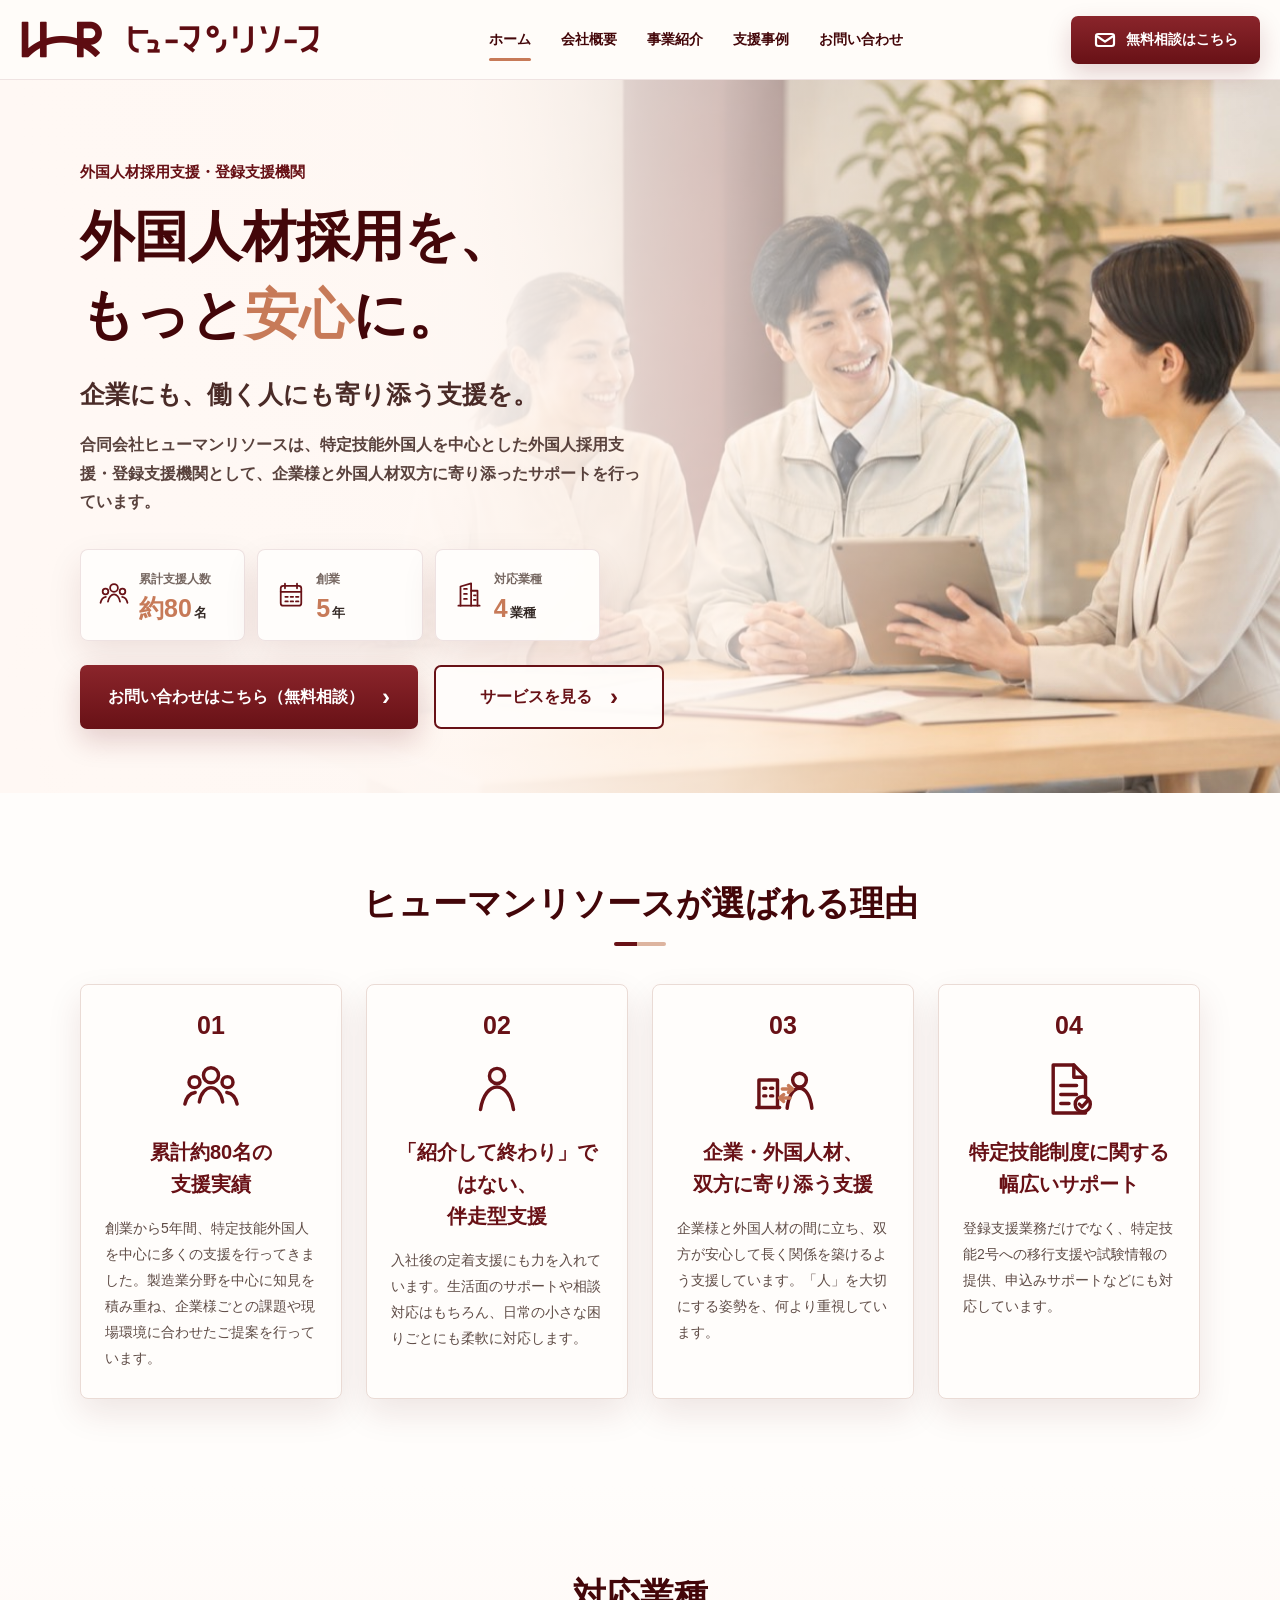
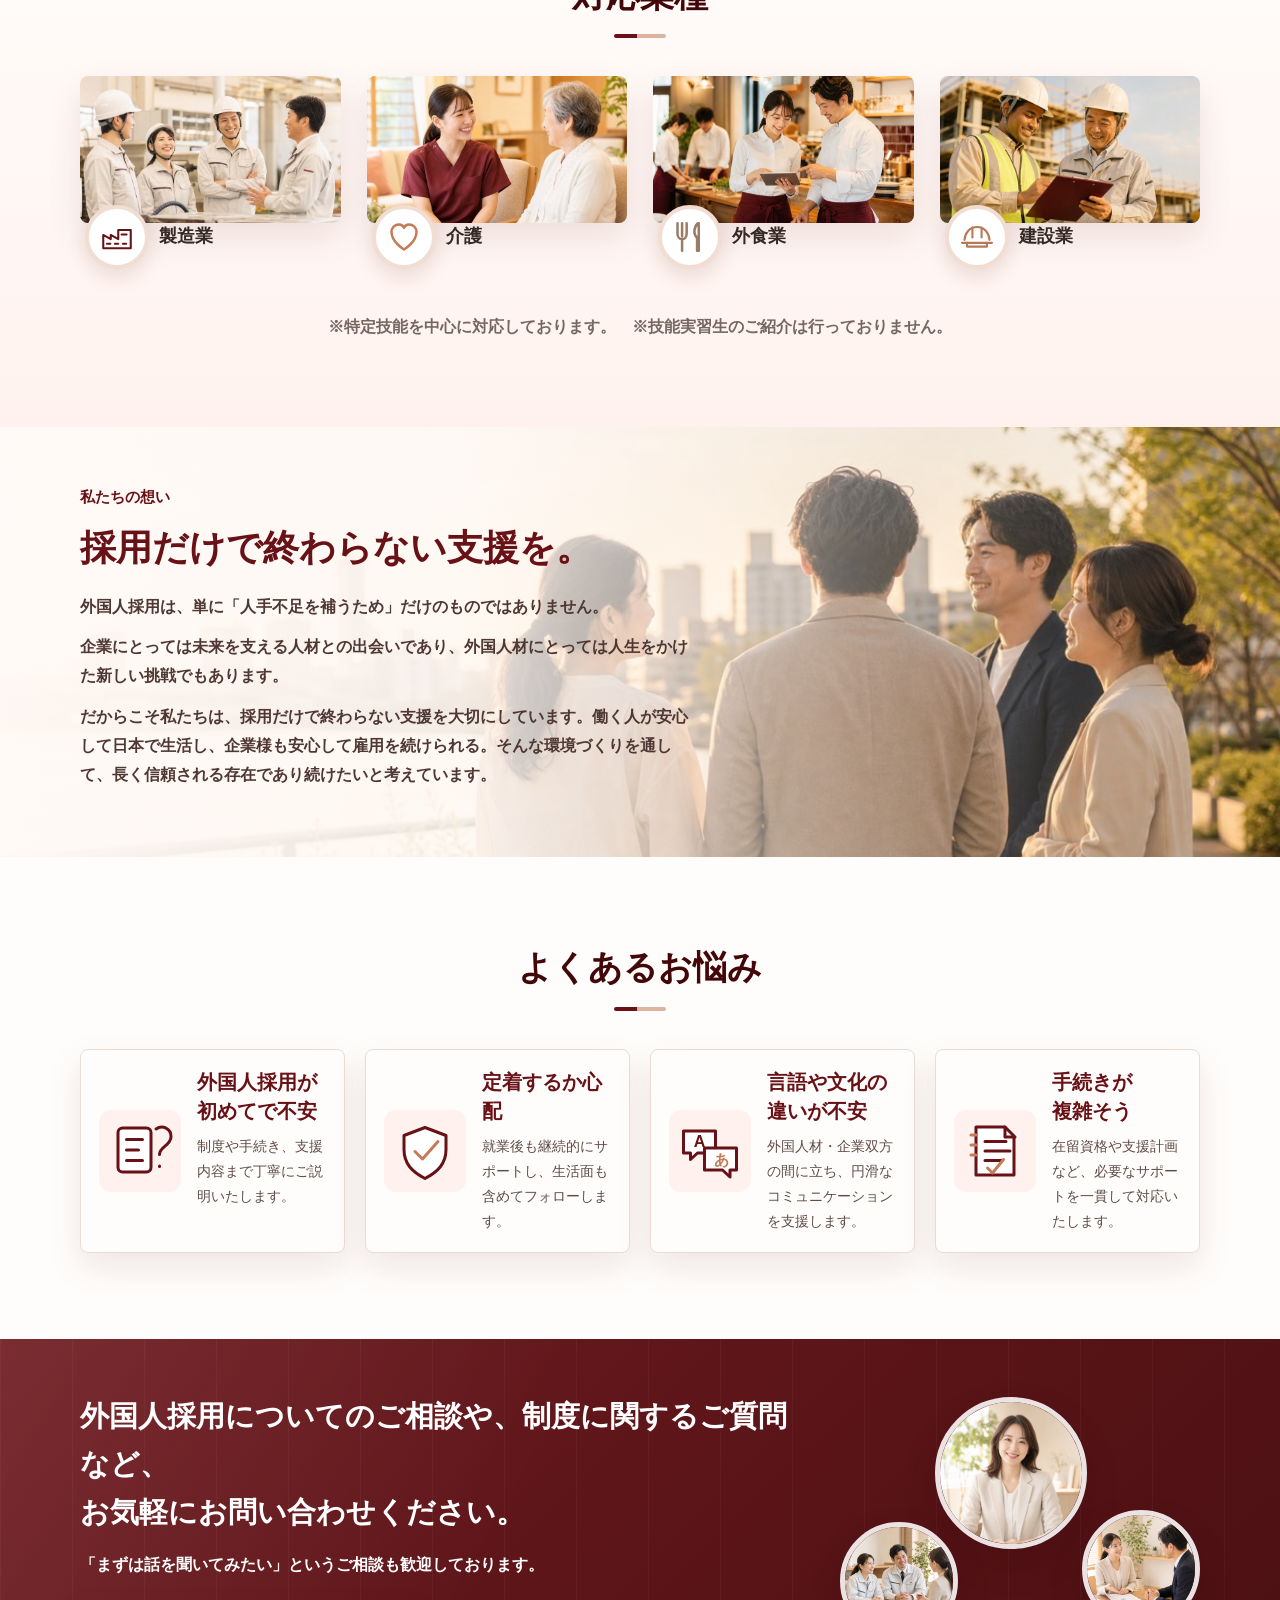
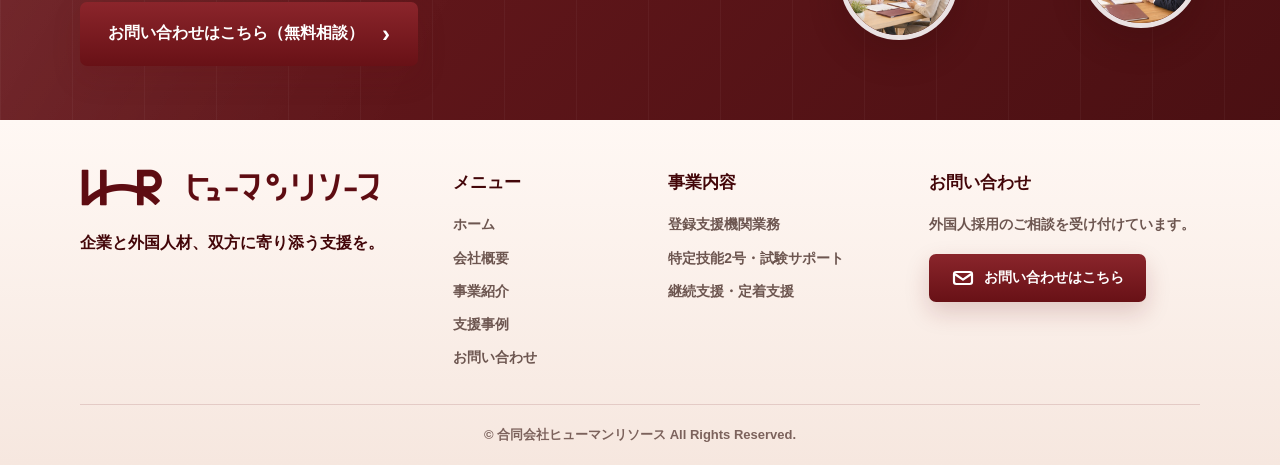
<file: index.html>
<!DOCTYPE html>
<html lang="ja">
<head>
  <meta charset="UTF-8">
  <meta name="viewport" content="width=device-width, initial-scale=1.0">
  <title>合同会社ヒューマンリソース｜外国人材採用支援・登録支援機関</title>
  <meta name="description" content="合同会社ヒューマンリソースは、特定技能外国人を中心とした外国人採用支援・登録支援機関です。企業様と外国人材双方に寄り添い、採用から就業後の生活支援まで一貫してサポートします。">
  <link rel="stylesheet" href="css/style.css">
</head>
<body>
  <header class="site-header">
    <div class="header-inner">
      <a class="logo-link" href="index.html" aria-label="合同会社ヒューマンリソース ホーム">
        <img src="img/logo-hr.png" alt="合同会社ヒューマンリソース">
      </a>
      <button class="menu-toggle" type="button" aria-controls="global-nav" aria-expanded="false" data-menu-toggle>
        <span></span>
        <span></span>
        <span></span>
        <span class="sr-only">メニューを開く</span>
      </button>
      <nav id="global-nav" class="global-nav" aria-label="メインメニュー">
        <a class="is-active" href="index.html">ホーム</a>
        <a href="company.html">会社概要</a>
        <a href="services.html">事業紹介</a>
        <a href="cases.html">支援事例</a>
        <a href="contact.html">お問い合わせ</a>
      </nav>
      <a class="header-cta" href="contact.html"><span class="mail-icon" aria-hidden="true"></span>無料相談はこちら</a>
    </div>
  </header>

  <main>
    <section class="hero">
      <img class="hero-image" src="img/hero.jpg" alt="外国人材と企業担当者が明るいオフィスで相談している様子">
      <div class="hero-content">
        <p class="section-kicker">外国人材採用支援・登録支援機関</p>
        <h1>外国人材採用を、<br>もっと<span>安心</span>に。</h1>
        <p class="hero-lead">企業にも、働く人にも寄り添う支援を。</p>
        <p class="hero-copy">合同会社ヒューマンリソースは、特定技能外国人を中心とした外国人採用支援・登録支援機関として、企業様と外国人材双方に寄り添ったサポートを行っています。</p>
        <div class="hero-stats" aria-label="主な実績">
          <div>
            <img src="img/icon-people.svg" alt="">
            <p>累計支援人数</p>
            <strong>約80<span>名</span></strong>
          </div>
          <div>
            <img src="img/icon-calendar.svg" alt="">
            <p>創業</p>
            <strong>5<span>年</span></strong>
          </div>
          <div>
            <img src="img/icon-building.svg" alt="">
            <p>対応業種</p>
            <strong>4<span>業種</span></strong>
          </div>
        </div>
        <div class="hero-actions">
          <a class="button button-primary" href="contact.html">お問い合わせはこちら（無料相談）</a>
          <a class="button button-outline" href="services.html">サービスを見る</a>
        </div>
      </div>
    </section>

    <section class="section">
      <div class="container">
        <div class="section-heading">
          <h2>ヒューマンリソースが選ばれる理由</h2>
        </div>
        <div class="reason-grid">
          <article class="reason-card">
            <p class="reason-number">01</p>
            <img src="img/icon-people.svg" alt="">
            <h3>累計約80名の<br>支援実績</h3>
            <p>創業から5年間、特定技能外国人を中心に多くの支援を行ってきました。製造業分野を中心に知見を積み重ね、企業様ごとの課題や現場環境に合わせたご提案を行っています。</p>
          </article>
          <article class="reason-card">
            <p class="reason-number">02</p>
            <img src="img/icon-handshake.svg" alt="">
            <h3>「紹介して終わり」ではない、<br>伴走型支援</h3>
            <p>入社後の定着支援にも力を入れています。生活面のサポートや相談対応はもちろん、日常の小さな困りごとにも柔軟に対応します。</p>
          </article>
          <article class="reason-card">
            <p class="reason-number">03</p>
            <img src="img/icon-support.svg" alt="">
            <h3>企業・外国人材、<br>双方に寄り添う支援</h3>
            <p>企業様と外国人材の間に立ち、双方が安心して長く関係を築けるよう支援しています。「人」を大切にする姿勢を、何より重視しています。</p>
          </article>
          <article class="reason-card">
            <p class="reason-number">04</p>
            <img src="img/icon-document.svg" alt="">
            <h3>特定技能制度に関する<br>幅広いサポート</h3>
            <p>登録支援業務だけでなく、特定技能2号への移行支援や試験情報の提供、申込みサポートなどにも対応しています。</p>
          </article>
        </div>
      </div>
    </section>

    <section class="section section-tint">
      <div class="container">
        <div class="section-heading">
          <h2>対応業種</h2>
        </div>
        <div class="industry-grid">
          <article class="industry-card">
            <img class="industry-photo" src="img/industry-manufacturing.jpg" alt="製造業の現場で働くスタッフ">
            <div class="industry-label"><span><img src="img/icon-factory.svg" alt=""></span>製造業</div>
          </article>
          <article class="industry-card">
            <img class="industry-photo" src="img/industry-care.jpg" alt="介護施設で利用者を支援するスタッフ">
            <div class="industry-label"><span><img src="img/icon-heart.svg" alt=""></span>介護</div>
          </article>
          <article class="industry-card">
            <img class="industry-photo" src="img/industry-food.jpg" alt="外食業の店舗で接客準備をするスタッフ">
            <div class="industry-label"><span><img src="img/icon-utensils.svg" alt=""></span>外食業</div>
          </article>
          <article class="industry-card">
            <img class="industry-photo" src="img/industry-construction.jpg" alt="建設現場で働くスタッフ">
            <div class="industry-label"><span><img src="img/icon-hardhat.svg" alt=""></span>建設業</div>
          </article>
        </div>
        <p class="industry-note">※特定技能を中心に対応しております。　※技能実習生のご紹介は行っておりません。</p>
      </div>
    </section>

    <section class="message-band">
      <img src="img/message-banner.jpg" alt="多様な人々が肩を寄せ合い街を見ている様子">
      <div class="message-content">
        <p class="section-kicker">私たちの想い</p>
        <h2>採用だけで終わらない支援を。</h2>
        <p>外国人採用は、単に「人手不足を補うため」だけのものではありません。</p>
        <p>企業にとっては未来を支える人材との出会いであり、外国人材にとっては人生をかけた新しい挑戦でもあります。</p>
        <p>だからこそ私たちは、採用だけで終わらない支援を大切にしています。働く人が安心して日本で生活し、企業様も安心して雇用を続けられる。そんな環境づくりを通して、長く信頼される存在であり続けたいと考えています。</p>
      </div>
    </section>

    <section class="section">
      <div class="container">
        <div class="section-heading">
          <h2>よくあるお悩み</h2>
        </div>
        <div class="worry-grid">
          <article class="worry-card">
            <img src="img/worry-first.svg" alt="">
            <div>
              <h3>外国人採用が<br>初めてで不安</h3>
              <p>制度や手続き、支援内容まで丁寧にご説明いたします。</p>
            </div>
          </article>
          <article class="worry-card">
            <img src="img/worry-retention.svg" alt="">
            <div>
              <h3>定着するか心配</h3>
              <p>就業後も継続的にサポートし、生活面も含めてフォローします。</p>
            </div>
          </article>
          <article class="worry-card">
            <img src="img/worry-language.svg" alt="">
            <div>
              <h3>言語や文化の<br>違いが不安</h3>
              <p>外国人材・企業双方の間に立ち、円滑なコミュニケーションを支援します。</p>
            </div>
          </article>
          <article class="worry-card">
            <img src="img/worry-paperwork.svg" alt="">
            <div>
              <h3>手続きが<br>複雑そう</h3>
              <p>在留資格や支援計画など、必要なサポートを一貫して対応いたします。</p>
            </div>
          </article>
        </div>
      </div>
    </section>

    <section class="cta-band">
      <div class="cta-inner">
        <div class="cta-copy">
          <h2>外国人採用についてのご相談や、制度に関するご質問など、<br>お気軽にお問い合わせください。</h2>
          <p>「まずは話を聞いてみたい」というご相談も歓迎しております。</p>
          <a class="button button-primary" href="contact.html">お問い合わせはこちら（無料相談）</a>
        </div>
        <div class="cta-photos" aria-hidden="true">
          <img class="photo photo-large" src="img/contact-consultant.jpg" alt="">
          <img class="photo photo-small photo-one" src="img/contact-workers.jpg" alt="">
          <img class="photo photo-small photo-two" src="img/contact-meeting.jpg" alt="">
        </div>
      </div>
    </section>
  </main>

  <footer class="site-footer">
    <div class="footer-inner">
      <div class="footer-brand">
        <img src="img/logo-hr.png" alt="合同会社ヒューマンリソース">
        <p>企業と外国人材、双方に寄り添う支援を。</p>
      </div>
      <div class="footer-links">
        <h2>メニュー</h2>
        <a href="index.html">ホーム</a>
        <a href="company.html">会社概要</a>
        <a href="services.html">事業紹介</a>
        <a href="cases.html">支援事例</a>
        <a href="contact.html">お問い合わせ</a>
      </div>
      <div class="footer-links">
        <h2>事業内容</h2>
        <a href="services.html#registered">登録支援機関業務</a>
        <a href="services.html#exam">特定技能2号・試験サポート</a>
        <a href="services.html#retention">継続支援・定着支援</a>
      </div>
      <div class="footer-contact">
        <h2>お問い合わせ</h2>
        <p>外国人採用のご相談を受け付けています。</p>
        <a class="footer-button" href="contact.html"><span class="mail-icon" aria-hidden="true"></span>お問い合わせはこちら</a>
      </div>
    </div>
    <p class="copyright">© 合同会社ヒューマンリソース All Rights Reserved.</p>
  </footer>
  <script src="js/site.js"></script>
</body>
</html>
</file>
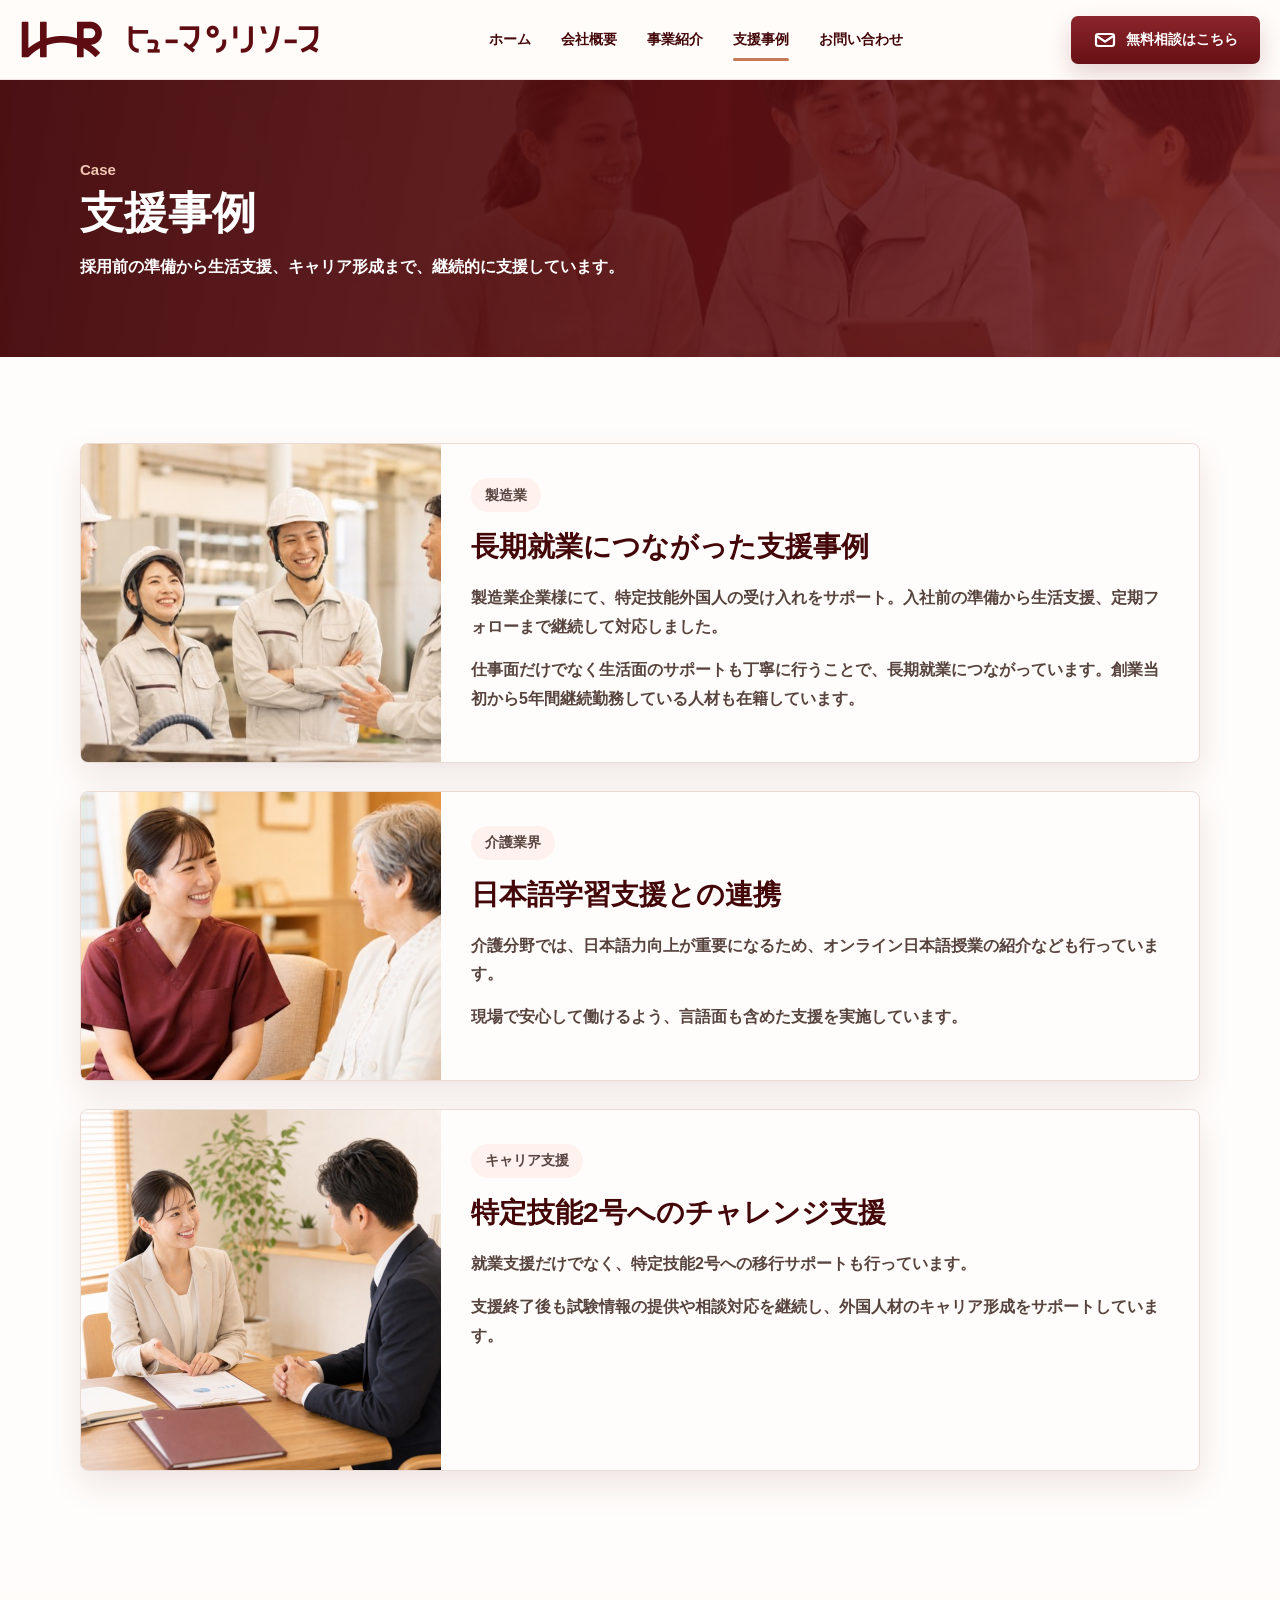
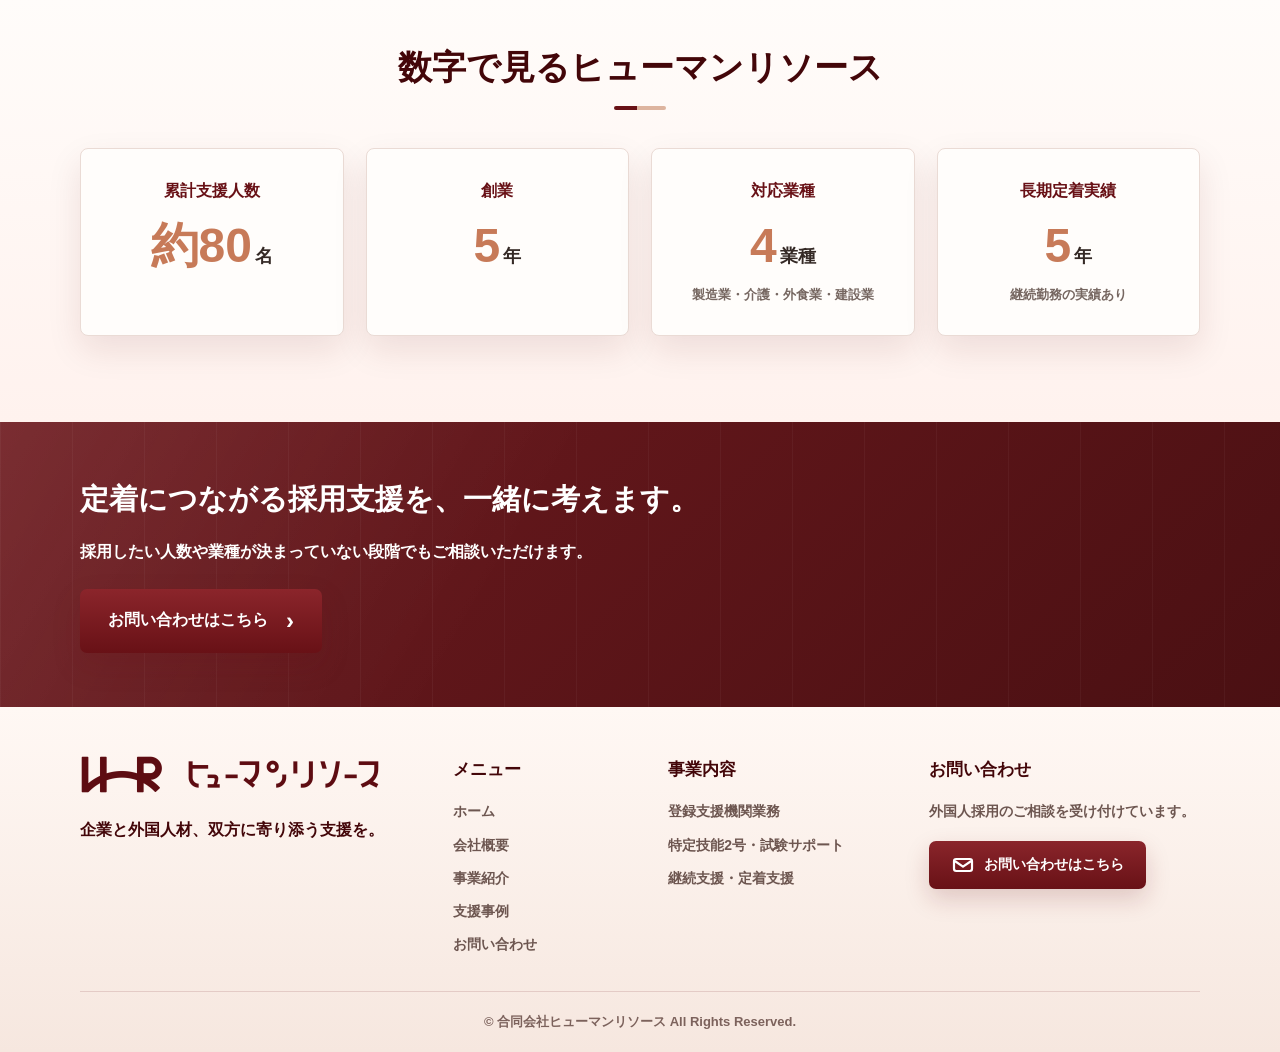
<file: cases.html>
<!DOCTYPE html>
<html lang="ja">
<head>
  <meta charset="UTF-8">
  <meta name="viewport" content="width=device-width, initial-scale=1.0">
  <title>支援事例｜合同会社ヒューマンリソース</title>
  <meta name="description" content="合同会社ヒューマンリソースの支援事例と実績をご紹介します。">
  <link rel="stylesheet" href="css/style.css">
</head>
<body>
  <header class="site-header">
    <div class="header-inner">
      <a class="logo-link" href="index.html" aria-label="合同会社ヒューマンリソース ホーム"><img src="img/logo-hr.png" alt="合同会社ヒューマンリソース"></a>
      <button class="menu-toggle" type="button" aria-controls="global-nav" aria-expanded="false" data-menu-toggle>
        <span></span>
        <span></span>
        <span></span>
        <span class="sr-only">メニューを開く</span>
      </button>
      <nav id="global-nav" class="global-nav" aria-label="メインメニュー">
        <a href="index.html">ホーム</a>
        <a href="company.html">会社概要</a>
        <a href="services.html">事業紹介</a>
        <a class="is-active" href="cases.html">支援事例</a>
        <a href="contact.html">お問い合わせ</a>
      </nav>
      <a class="header-cta" href="contact.html"><span class="mail-icon" aria-hidden="true"></span>無料相談はこちら</a>
    </div>
  </header>

  <main>
    <section class="page-hero">
      <div class="container">
        <p class="section-kicker">Case</p>
        <h1>支援事例</h1>
        <p>採用前の準備から生活支援、キャリア形成まで、継続的に支援しています。</p>
      </div>
    </section>

    <section class="section">
      <div class="container case-grid">
        <article class="case-card">
          <img src="img/industry-manufacturing.jpg" alt="製造業の現場">
          <div>
            <p class="case-label">製造業</p>
            <h2>長期就業につながった支援事例</h2>
            <p>製造業企業様にて、特定技能外国人の受け入れをサポート。入社前の準備から生活支援、定期フォローまで継続して対応しました。</p>
            <p>仕事面だけでなく生活面のサポートも丁寧に行うことで、長期就業につながっています。創業当初から5年間継続勤務している人材も在籍しています。</p>
          </div>
        </article>
        <article class="case-card">
          <img src="img/industry-care.jpg" alt="介護分野で支援するスタッフ">
          <div>
            <p class="case-label">介護業界</p>
            <h2>日本語学習支援との連携</h2>
            <p>介護分野では、日本語力向上が重要になるため、オンライン日本語授業の紹介なども行っています。</p>
            <p>現場で安心して働けるよう、言語面も含めた支援を実施しています。</p>
          </div>
        </article>
        <article class="case-card">
          <img class="case-image-top" src="img/contact-meeting.jpg" alt="面談で相談している様子">
          <div>
            <p class="case-label">キャリア支援</p>
            <h2>特定技能2号へのチャレンジ支援</h2>
            <p>就業支援だけでなく、特定技能2号への移行サポートも行っています。</p>
            <p>支援終了後も試験情報の提供や相談対応を継続し、外国人材のキャリア形成をサポートしています。</p>
          </div>
        </article>
      </div>
    </section>

    <section class="section section-tint">
      <div class="container">
        <div class="section-heading">
          <h2>数字で見るヒューマンリソース</h2>
        </div>
        <div class="stats-grid">
          <div class="stat-card"><p>累計支援人数</p><strong>約80<span>名</span></strong></div>
          <div class="stat-card"><p>創業</p><strong>5<span>年</span></strong></div>
          <div class="stat-card"><p>対応業種</p><strong>4<span>業種</span></strong><small>製造業・介護・外食業・建設業</small></div>
          <div class="stat-card"><p>長期定着実績</p><strong>5<span>年</span></strong><small>継続勤務の実績あり</small></div>
        </div>
      </div>
    </section>

    <section class="cta-band compact">
      <div class="cta-inner">
        <div class="cta-copy">
          <h2>定着につながる採用支援を、一緒に考えます。</h2>
          <p>採用したい人数や業種が決まっていない段階でもご相談いただけます。</p>
          <a class="button button-primary" href="contact.html">お問い合わせはこちら</a>
        </div>
      </div>
    </section>
  </main>

  <footer class="site-footer">
    <div class="footer-inner">
      <div class="footer-brand"><img src="img/logo-hr.png" alt="合同会社ヒューマンリソース"><p>企業と外国人材、双方に寄り添う支援を。</p></div>
      <div class="footer-links"><h2>メニュー</h2><a href="index.html">ホーム</a><a href="company.html">会社概要</a><a href="services.html">事業紹介</a><a href="cases.html">支援事例</a><a href="contact.html">お問い合わせ</a></div>
      <div class="footer-links"><h2>事業内容</h2><a href="services.html#registered">登録支援機関業務</a><a href="services.html#exam">特定技能2号・試験サポート</a><a href="services.html#retention">継続支援・定着支援</a></div>
      <div class="footer-contact"><h2>お問い合わせ</h2><p>外国人採用のご相談を受け付けています。</p><a class="footer-button" href="contact.html"><span class="mail-icon" aria-hidden="true"></span>お問い合わせはこちら</a></div>
    </div>
    <p class="copyright">© 合同会社ヒューマンリソース All Rights Reserved.</p>
  </footer>
  <script src="js/site.js"></script>
</body>
</html>
</file>
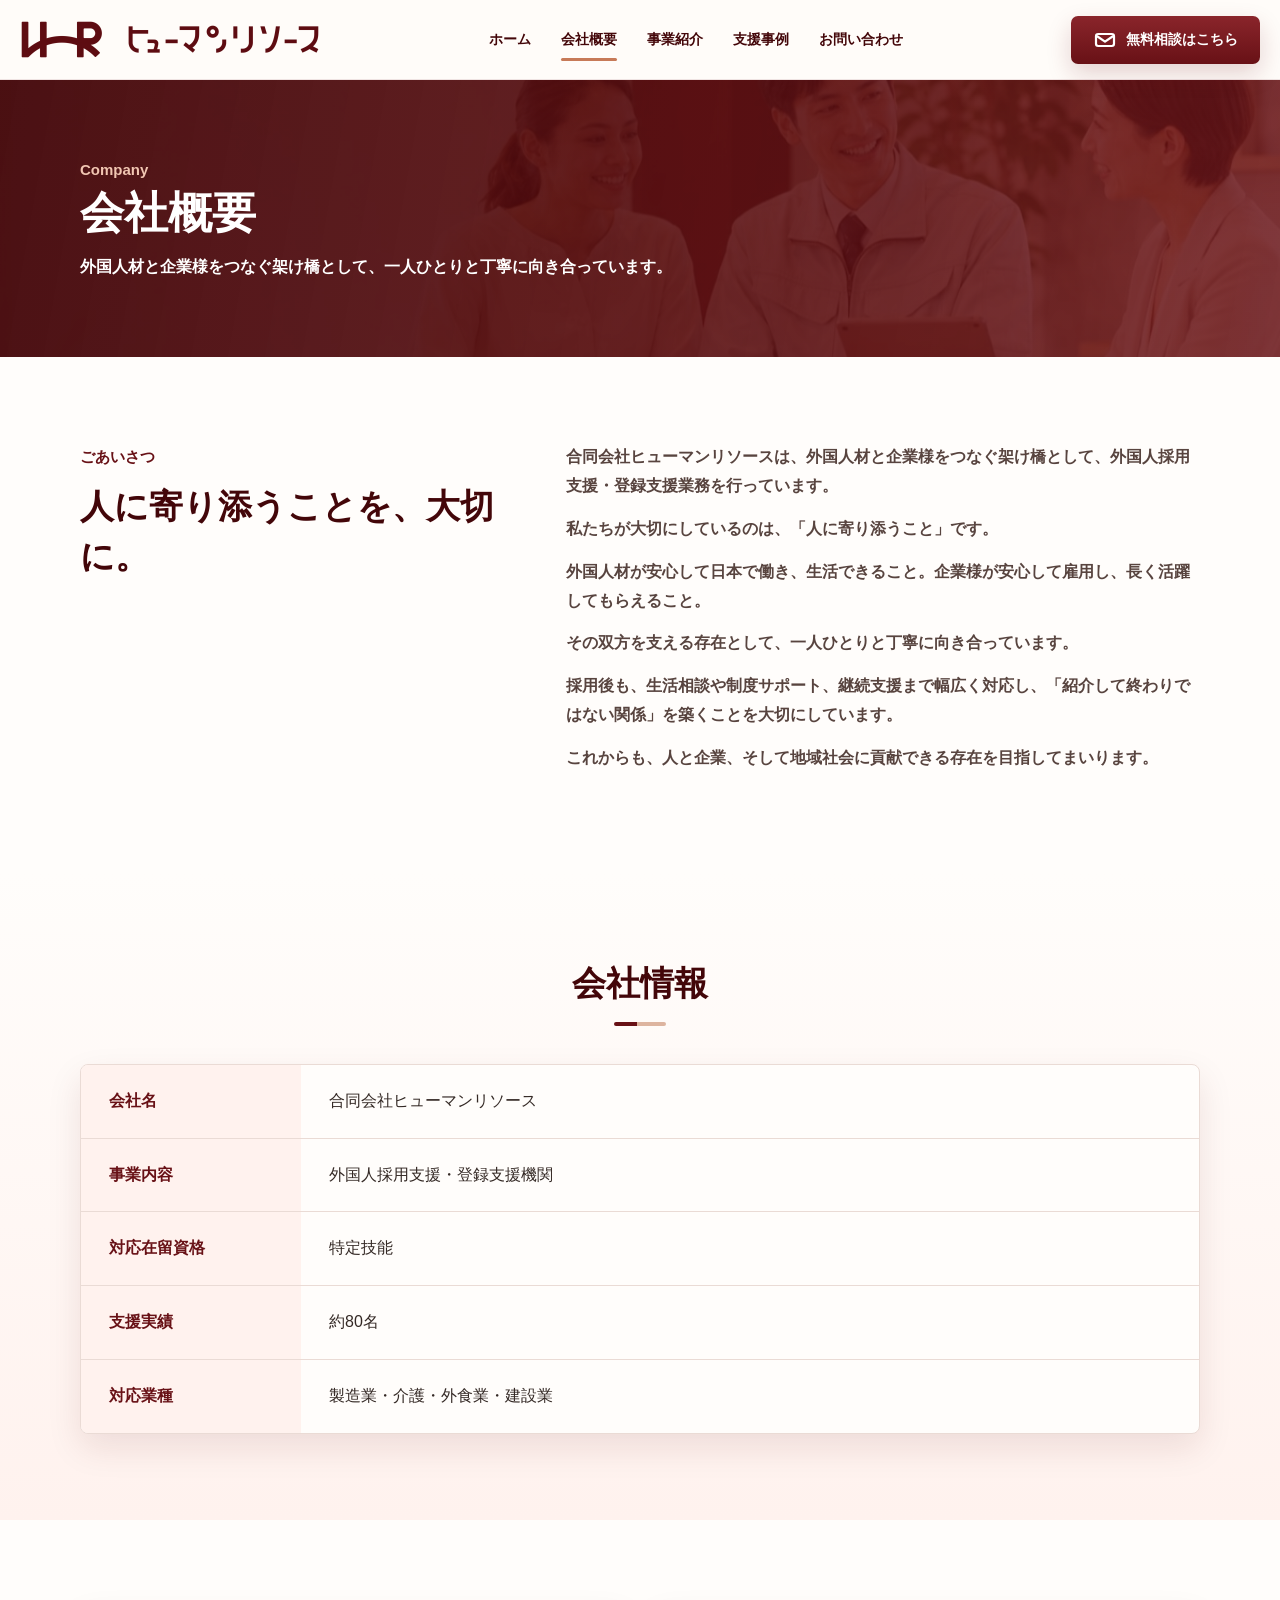
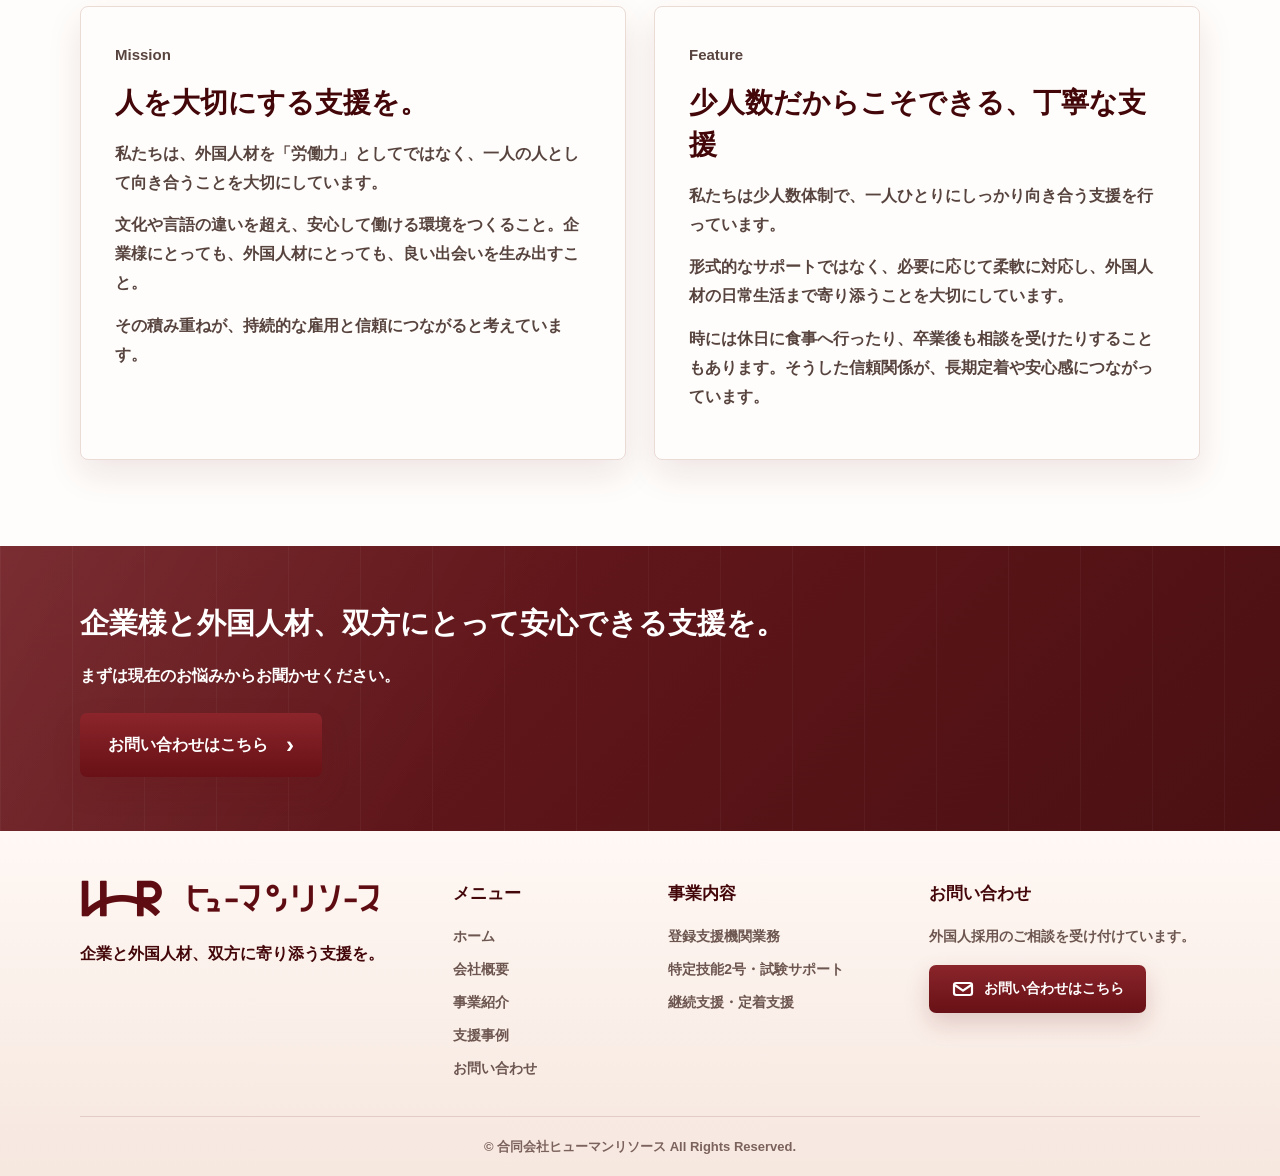
<file: company.html>
<!DOCTYPE html>
<html lang="ja">
<head>
  <meta charset="UTF-8">
  <meta name="viewport" content="width=device-width, initial-scale=1.0">
  <title>会社概要｜合同会社ヒューマンリソース</title>
  <meta name="description" content="合同会社ヒューマンリソースの会社概要、ミッション、特徴をご紹介します。">
  <link rel="stylesheet" href="css/style.css">
</head>
<body>
  <header class="site-header">
    <div class="header-inner">
      <a class="logo-link" href="index.html" aria-label="合同会社ヒューマンリソース ホーム"><img src="img/logo-hr.png" alt="合同会社ヒューマンリソース"></a>
      <button class="menu-toggle" type="button" aria-controls="global-nav" aria-expanded="false" data-menu-toggle>
        <span></span>
        <span></span>
        <span></span>
        <span class="sr-only">メニューを開く</span>
      </button>
      <nav id="global-nav" class="global-nav" aria-label="メインメニュー">
        <a href="index.html">ホーム</a>
        <a class="is-active" href="company.html">会社概要</a>
        <a href="services.html">事業紹介</a>
        <a href="cases.html">支援事例</a>
        <a href="contact.html">お問い合わせ</a>
      </nav>
      <a class="header-cta" href="contact.html"><span class="mail-icon" aria-hidden="true"></span>無料相談はこちら</a>
    </div>
  </header>

  <main>
    <section class="page-hero">
      <div class="container">
        <p class="section-kicker">Company</p>
        <h1>会社概要</h1>
        <p>外国人材と企業様をつなぐ架け橋として、一人ひとりと丁寧に向き合っています。</p>
      </div>
    </section>

    <section class="section">
      <div class="container two-column">
        <div>
          <p class="section-kicker">ごあいさつ</p>
          <h2 class="content-title">人に寄り添うことを、大切に。</h2>
        </div>
        <div class="prose">
          <p>合同会社ヒューマンリソースは、外国人材と企業様をつなぐ架け橋として、外国人採用支援・登録支援業務を行っています。</p>
          <p>私たちが大切にしているのは、「人に寄り添うこと」です。</p>
          <p>外国人材が安心して日本で働き、生活できること。企業様が安心して雇用し、長く活躍してもらえること。</p>
          <p>その双方を支える存在として、一人ひとりと丁寧に向き合っています。</p>
          <p>採用後も、生活相談や制度サポート、継続支援まで幅広く対応し、「紹介して終わりではない関係」を築くことを大切にしています。</p>
          <p>これからも、人と企業、そして地域社会に貢献できる存在を目指してまいります。</p>
        </div>
      </div>
    </section>

    <section class="section section-tint">
      <div class="container">
        <div class="section-heading">
          <h2>会社情報</h2>
        </div>
        <div class="table-wrap">
          <table class="company-table">
            <tbody>
              <tr><th>会社名</th><td>合同会社ヒューマンリソース</td></tr>
              <tr><th>事業内容</th><td>外国人採用支援・登録支援機関</td></tr>
              <tr><th>対応在留資格</th><td>特定技能</td></tr>
              <tr><th>支援実績</th><td>約80名</td></tr>
              <tr><th>対応業種</th><td>製造業・介護・外食業・建設業</td></tr>
            </tbody>
          </table>
        </div>
      </div>
    </section>

    <section class="section">
      <div class="container feature-block">
        <div class="feature-panel">
          <p class="section-kicker">Mission</p>
          <h2>人を大切にする支援を。</h2>
          <p>私たちは、外国人材を「労働力」としてではなく、一人の人として向き合うことを大切にしています。</p>
          <p>文化や言語の違いを超え、安心して働ける環境をつくること。企業様にとっても、外国人材にとっても、良い出会いを生み出すこと。</p>
          <p>その積み重ねが、持続的な雇用と信頼につながると考えています。</p>
        </div>
        <div class="feature-panel">
          <p class="section-kicker">Feature</p>
          <h2>少人数だからこそできる、丁寧な支援</h2>
          <p>私たちは少人数体制で、一人ひとりにしっかり向き合う支援を行っています。</p>
          <p>形式的なサポートではなく、必要に応じて柔軟に対応し、外国人材の日常生活まで寄り添うことを大切にしています。</p>
          <p>時には休日に食事へ行ったり、卒業後も相談を受けたりすることもあります。そうした信頼関係が、長期定着や安心感につながっています。</p>
        </div>
      </div>
    </section>

    <section class="cta-band compact">
      <div class="cta-inner">
        <div class="cta-copy">
          <h2>企業様と外国人材、双方にとって安心できる支援を。</h2>
          <p>まずは現在のお悩みからお聞かせください。</p>
          <a class="button button-primary" href="contact.html">お問い合わせはこちら</a>
        </div>
      </div>
    </section>
  </main>

  <footer class="site-footer">
    <div class="footer-inner">
      <div class="footer-brand"><img src="img/logo-hr.png" alt="合同会社ヒューマンリソース"><p>企業と外国人材、双方に寄り添う支援を。</p></div>
      <div class="footer-links"><h2>メニュー</h2><a href="index.html">ホーム</a><a href="company.html">会社概要</a><a href="services.html">事業紹介</a><a href="cases.html">支援事例</a><a href="contact.html">お問い合わせ</a></div>
      <div class="footer-links"><h2>事業内容</h2><a href="services.html#registered">登録支援機関業務</a><a href="services.html#exam">特定技能2号・試験サポート</a><a href="services.html#retention">継続支援・定着支援</a></div>
      <div class="footer-contact"><h2>お問い合わせ</h2><p>外国人採用のご相談を受け付けています。</p><a class="footer-button" href="contact.html"><span class="mail-icon" aria-hidden="true"></span>お問い合わせはこちら</a></div>
    </div>
    <p class="copyright">© 合同会社ヒューマンリソース All Rights Reserved.</p>
  </footer>
  <script src="js/site.js"></script>
</body>
</html>
</file>
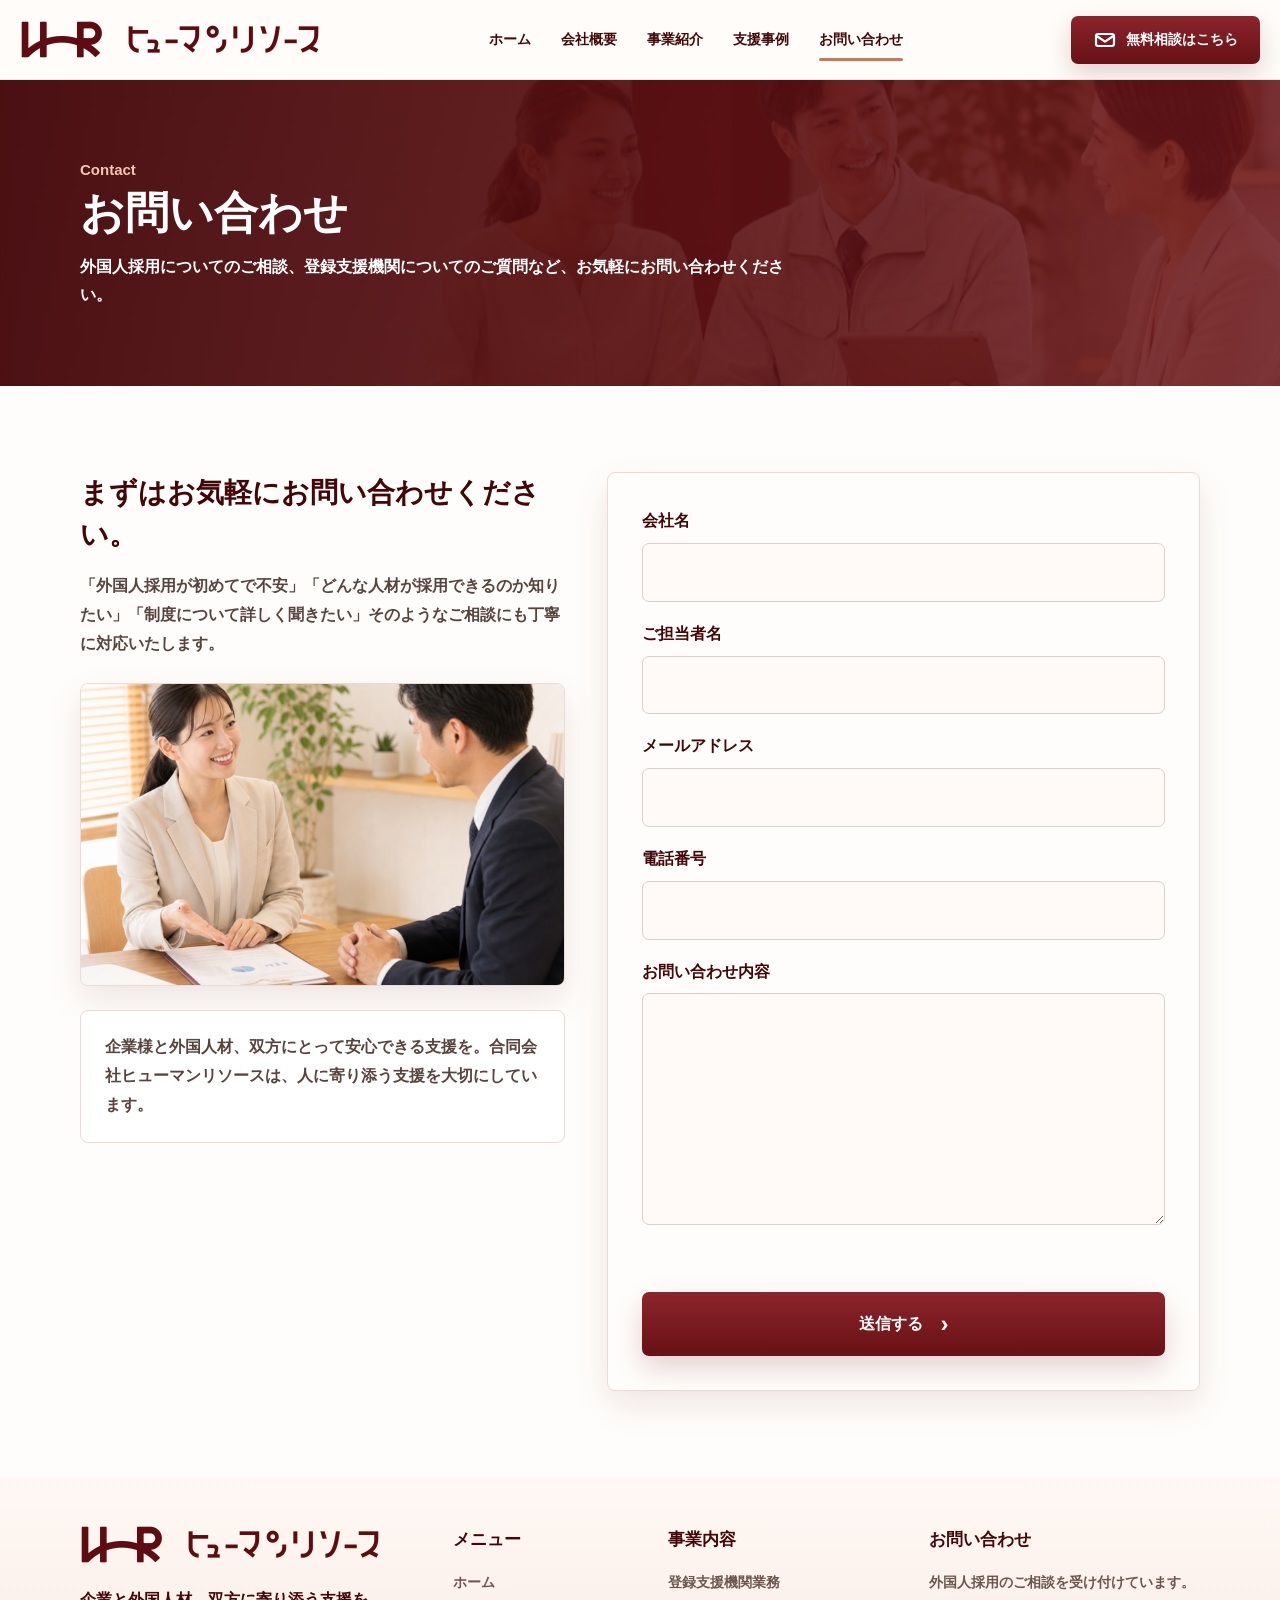
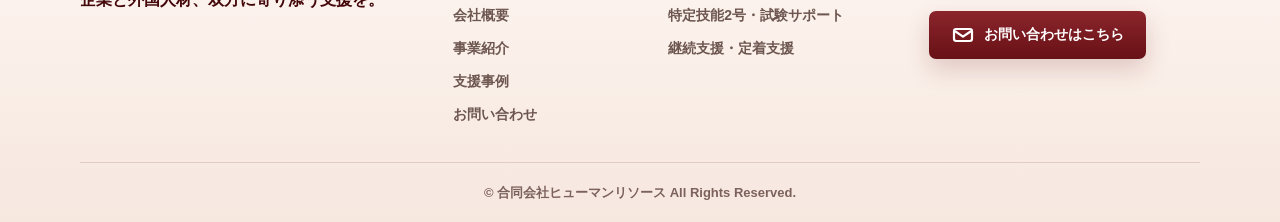
<file: contact.html>
<!DOCTYPE html>
<html lang="ja">
<head>
  <meta charset="UTF-8">
  <meta name="viewport" content="width=device-width, initial-scale=1.0">
  <title>お問い合わせ｜合同会社ヒューマンリソース</title>
  <meta name="description" content="外国人採用についてのご相談、登録支援機関についてのご質問など、お気軽にお問い合わせください。">
  <link rel="stylesheet" href="css/style.css">
</head>
<body>
  <header class="site-header">
    <div class="header-inner">
      <a class="logo-link" href="index.html" aria-label="合同会社ヒューマンリソース ホーム"><img src="img/logo-hr.png" alt="合同会社ヒューマンリソース"></a>
      <button class="menu-toggle" type="button" aria-controls="global-nav" aria-expanded="false" data-menu-toggle>
        <span></span>
        <span></span>
        <span></span>
        <span class="sr-only">メニューを開く</span>
      </button>
      <nav id="global-nav" class="global-nav" aria-label="メインメニュー">
        <a href="index.html">ホーム</a>
        <a href="company.html">会社概要</a>
        <a href="services.html">事業紹介</a>
        <a href="cases.html">支援事例</a>
        <a class="is-active" href="contact.html">お問い合わせ</a>
      </nav>
      <a class="header-cta" href="contact.html"><span class="mail-icon" aria-hidden="true"></span>無料相談はこちら</a>
    </div>
  </header>

  <main>
    <section class="page-hero">
      <div class="container">
        <p class="section-kicker">Contact</p>
        <h1>お問い合わせ</h1>
        <p>外国人採用についてのご相談、登録支援機関についてのご質問など、お気軽にお問い合わせください。</p>
      </div>
    </section>

    <section class="section">
      <div class="container contact-layout">
        <div class="contact-intro">
          <h2>まずはお気軽にお問い合わせください。</h2>
          <p>「外国人採用が初めてで不安」「どんな人材が採用できるのか知りたい」「制度について詳しく聞きたい」そのようなご相談にも丁寧に対応いたします。</p>
          <div class="contact-photo-panel">
            <img src="img/contact-meeting.jpg" alt="相談中の様子">
          </div>
          <p class="contact-message">企業様と外国人材、双方にとって安心できる支援を。合同会社ヒューマンリソースは、人に寄り添う支援を大切にしています。</p>
        </div>
        <form class="contact-form" action="send-mail.php" method="post" data-contact-form novalidate>
          <input type="text" name="_honey" class="form-hidden" tabindex="-1" autocomplete="off">
          <label>
            <span>会社名</span>
            <input type="text" name="会社名" autocomplete="organization" required>
          </label>
          <label>
            <span>ご担当者名</span>
            <input type="text" name="ご担当者名" autocomplete="name" required>
          </label>
          <label>
            <span>メールアドレス</span>
            <input type="email" name="email" autocomplete="email" required>
          </label>
          <label>
            <span>電話番号</span>
            <input type="tel" name="電話番号" autocomplete="tel">
          </label>
          <label>
            <span>お問い合わせ内容</span>
            <textarea name="お問い合わせ内容" rows="7" required></textarea>
          </label>
          <p class="form-status" data-form-status role="status" aria-live="polite"></p>
          <button class="button button-primary form-button" type="submit">送信する</button>
        </form>
      </div>
    </section>
  </main>

  <footer class="site-footer">
    <div class="footer-inner">
      <div class="footer-brand"><img src="img/logo-hr.png" alt="合同会社ヒューマンリソース"><p>企業と外国人材、双方に寄り添う支援を。</p></div>
      <div class="footer-links"><h2>メニュー</h2><a href="index.html">ホーム</a><a href="company.html">会社概要</a><a href="services.html">事業紹介</a><a href="cases.html">支援事例</a><a href="contact.html">お問い合わせ</a></div>
      <div class="footer-links"><h2>事業内容</h2><a href="services.html#registered">登録支援機関業務</a><a href="services.html#exam">特定技能2号・試験サポート</a><a href="services.html#retention">継続支援・定着支援</a></div>
      <div class="footer-contact"><h2>お問い合わせ</h2><p>外国人採用のご相談を受け付けています。</p><a class="footer-button" href="contact.html"><span class="mail-icon" aria-hidden="true"></span>お問い合わせはこちら</a></div>
    </div>
    <p class="copyright">© 合同会社ヒューマンリソース All Rights Reserved.</p>
  </footer>
  <script src="js/site.js"></script>
  <script src="js/contact.js"></script>
</body>
</html>
</file>
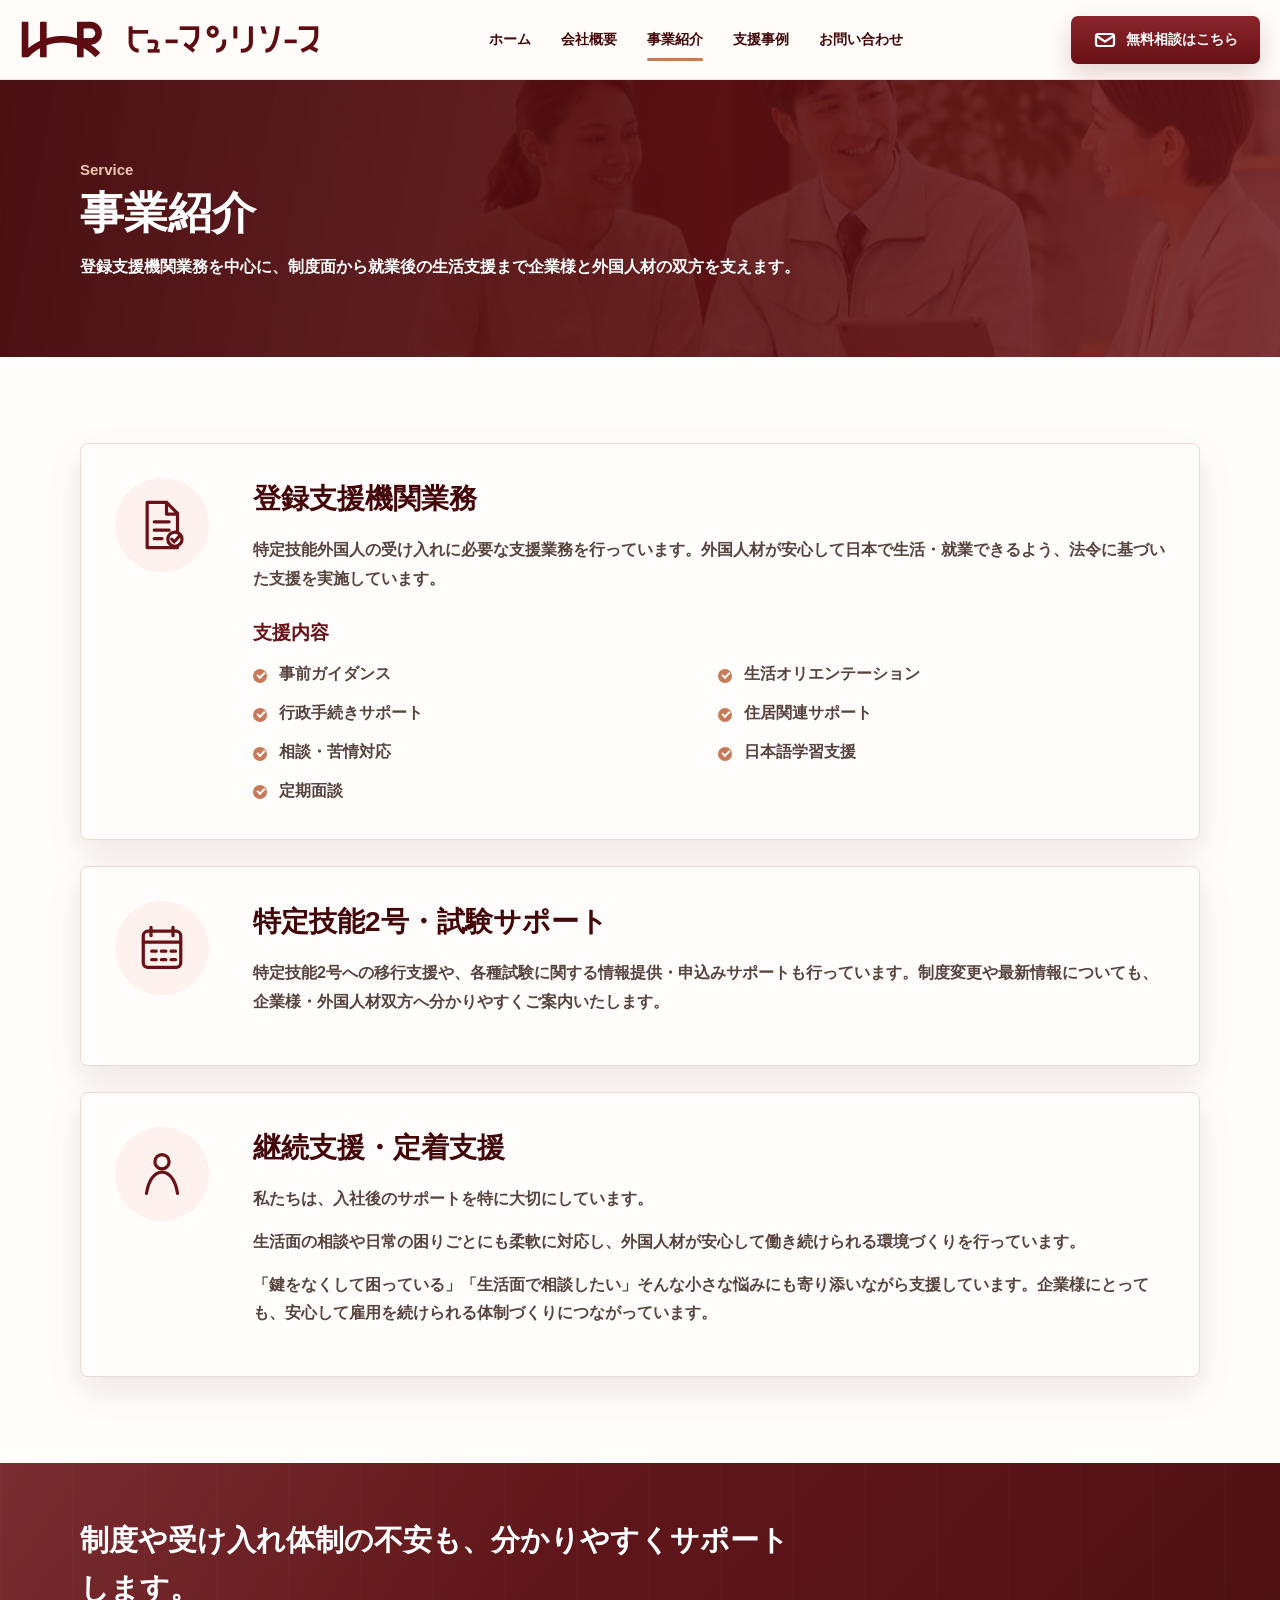
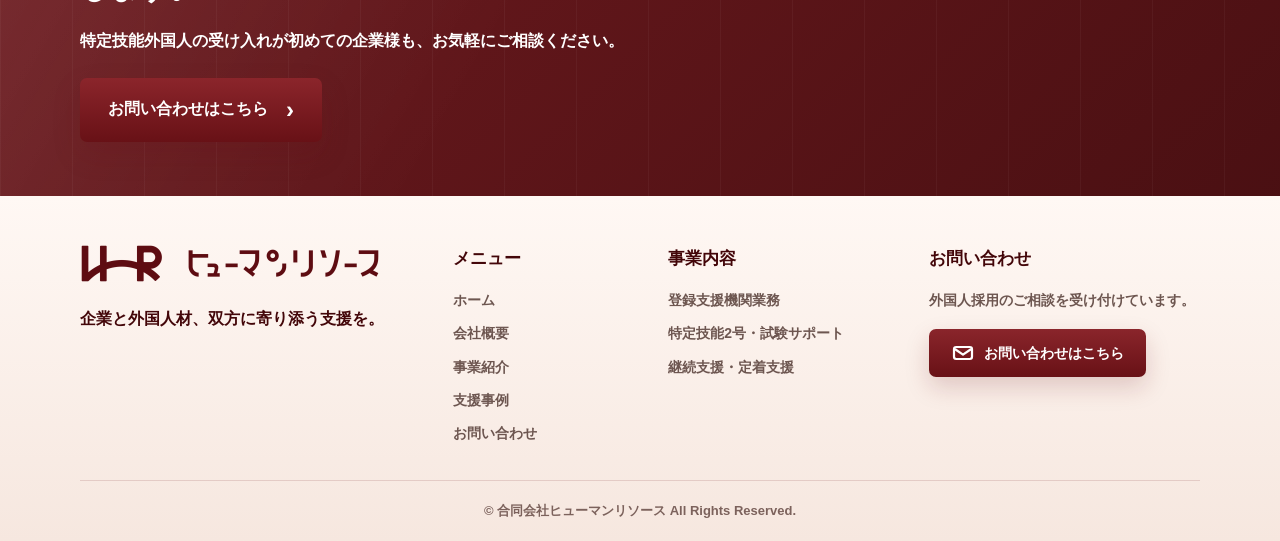
<file: services.html>
<!DOCTYPE html>
<html lang="ja">
<head>
  <meta charset="UTF-8">
  <meta name="viewport" content="width=device-width, initial-scale=1.0">
  <title>事業紹介｜合同会社ヒューマンリソース</title>
  <meta name="description" content="登録支援機関業務、特定技能2号・試験サポート、継続支援・定着支援についてご紹介します。">
  <link rel="stylesheet" href="css/style.css">
</head>
<body>
  <header class="site-header">
    <div class="header-inner">
      <a class="logo-link" href="index.html" aria-label="合同会社ヒューマンリソース ホーム"><img src="img/logo-hr.png" alt="合同会社ヒューマンリソース"></a>
      <button class="menu-toggle" type="button" aria-controls="global-nav" aria-expanded="false" data-menu-toggle>
        <span></span>
        <span></span>
        <span></span>
        <span class="sr-only">メニューを開く</span>
      </button>
      <nav id="global-nav" class="global-nav" aria-label="メインメニュー">
        <a href="index.html">ホーム</a>
        <a href="company.html">会社概要</a>
        <a class="is-active" href="services.html">事業紹介</a>
        <a href="cases.html">支援事例</a>
        <a href="contact.html">お問い合わせ</a>
      </nav>
      <a class="header-cta" href="contact.html"><span class="mail-icon" aria-hidden="true"></span>無料相談はこちら</a>
    </div>
  </header>

  <main>
    <section class="page-hero">
      <div class="container">
        <p class="section-kicker">Service</p>
        <h1>事業紹介</h1>
        <p>登録支援機関業務を中心に、制度面から就業後の生活支援まで企業様と外国人材の双方を支えます。</p>
      </div>
    </section>

    <section class="section service-list">
      <div class="container">
        <article id="registered" class="service-card">
          <div class="service-icon"><img src="img/icon-document.svg" alt=""></div>
          <div class="service-body">
            <h2>登録支援機関業務</h2>
            <p>特定技能外国人の受け入れに必要な支援業務を行っています。外国人材が安心して日本で生活・就業できるよう、法令に基づいた支援を実施しています。</p>
            <h3>支援内容</h3>
            <ul class="check-list">
              <li>事前ガイダンス</li>
              <li>生活オリエンテーション</li>
              <li>行政手続きサポート</li>
              <li>住居関連サポート</li>
              <li>相談・苦情対応</li>
              <li>日本語学習支援</li>
              <li>定期面談</li>
            </ul>
          </div>
        </article>

        <article id="exam" class="service-card">
          <div class="service-icon"><img src="img/icon-calendar.svg" alt=""></div>
          <div class="service-body">
            <h2>特定技能2号・試験サポート</h2>
            <p>特定技能2号への移行支援や、各種試験に関する情報提供・申込みサポートも行っています。制度変更や最新情報についても、企業様・外国人材双方へ分かりやすくご案内いたします。</p>
          </div>
        </article>

        <article id="retention" class="service-card">
          <div class="service-icon"><img src="img/icon-handshake.svg" alt=""></div>
          <div class="service-body">
            <h2>継続支援・定着支援</h2>
            <p>私たちは、入社後のサポートを特に大切にしています。</p>
            <p>生活面の相談や日常の困りごとにも柔軟に対応し、外国人材が安心して働き続けられる環境づくりを行っています。</p>
            <p>「鍵をなくして困っている」「生活面で相談したい」そんな小さな悩みにも寄り添いながら支援しています。企業様にとっても、安心して雇用を続けられる体制づくりにつながっています。</p>
          </div>
        </article>
      </div>
    </section>

    <section class="cta-band compact">
      <div class="cta-inner">
        <div class="cta-copy">
          <h2>制度や受け入れ体制の不安も、分かりやすくサポートします。</h2>
          <p>特定技能外国人の受け入れが初めての企業様も、お気軽にご相談ください。</p>
          <a class="button button-primary" href="contact.html">お問い合わせはこちら</a>
        </div>
      </div>
    </section>
  </main>

  <footer class="site-footer">
    <div class="footer-inner">
      <div class="footer-brand"><img src="img/logo-hr.png" alt="合同会社ヒューマンリソース"><p>企業と外国人材、双方に寄り添う支援を。</p></div>
      <div class="footer-links"><h2>メニュー</h2><a href="index.html">ホーム</a><a href="company.html">会社概要</a><a href="services.html">事業紹介</a><a href="cases.html">支援事例</a><a href="contact.html">お問い合わせ</a></div>
      <div class="footer-links"><h2>事業内容</h2><a href="services.html#registered">登録支援機関業務</a><a href="services.html#exam">特定技能2号・試験サポート</a><a href="services.html#retention">継続支援・定着支援</a></div>
      <div class="footer-contact"><h2>お問い合わせ</h2><p>外国人採用のご相談を受け付けています。</p><a class="footer-button" href="contact.html"><span class="mail-icon" aria-hidden="true"></span>お問い合わせはこちら</a></div>
    </div>
    <p class="copyright">© 合同会社ヒューマンリソース All Rights Reserved.</p>
  </footer>
  <script src="js/site.js"></script>
</body>
</html>
</file>
<file: css/style.css>
:root {
  --blue: #681116;
  --blue-dark: #430609;
  --blue-soft: #fff2ee;
  --orange: #c77a58;
  --orange-dark: #9f4a38;
  --text: #342925;
  --muted: #766761;
  --line: #eadbd5;
  --bg: #fff8f4;
  --white: #fff;
  --shadow: 0 14px 34px rgba(87, 22, 18, .1);
}

* {
  box-sizing: border-box;
}

html {
  scroll-behavior: smooth;
  overflow-x: clip;
}

body {
  margin: 0;
  color: var(--text);
  font-family: "Hiragino Kaku Gothic ProN", "Yu Gothic", "YuGothic", Meiryo, sans-serif;
  font-size: 16px;
  line-height: 1.8;
  background: #fffdfb;
  letter-spacing: 0;
  overflow-x: clip;
}

img {
  display: block;
  max-width: 100%;
}

a {
  color: inherit;
  text-decoration: none;
}

button,
input,
textarea {
  font: inherit;
}

.sr-only {
  position: absolute;
  width: 1px;
  height: 1px;
  padding: 0;
  overflow: hidden;
  clip: rect(0, 0, 0, 0);
  white-space: nowrap;
  border: 0;
}

.container {
  width: min(1120px, calc(100% - 40px));
  margin: 0 auto;
}

.site-header {
  position: sticky;
  top: 0;
  z-index: 20;
  background: rgba(255, 252, 249, .96);
  border-bottom: 1px solid rgba(104, 17, 22, .1);
  backdrop-filter: blur(12px);
}

.header-inner {
  display: flex;
  align-items: center;
  justify-content: space-between;
  width: min(1280px, calc(100% - 40px));
  min-height: 78px;
  margin: 0 auto;
  gap: 24px;
}

.logo-link {
  flex: 0 0 auto;
  display: block;
  width: min(300px, 100%);
  max-width: 100%;
}

.logo-link img {
  width: 100%;
  height: auto;
}

.global-nav {
  display: flex;
  align-items: center;
  justify-content: center;
  gap: 30px;
  color: var(--blue-dark);
  font-size: 14px;
  font-weight: 700;
  white-space: nowrap;
}

.global-nav a {
  position: relative;
  padding: 27px 0;
}

.global-nav a::after {
  position: absolute;
  left: 0;
  right: 0;
  bottom: 18px;
  height: 3px;
  background: var(--orange);
  border-radius: 99px;
  content: "";
  opacity: 0;
  transform: scaleX(.55);
  transition: opacity .2s ease, transform .2s ease;
}

.global-nav a:hover::after,
.global-nav a.is-active::after {
  opacity: 1;
  transform: scaleX(1);
}

.menu-toggle {
  display: none;
  align-items: center;
  justify-content: center;
  width: 48px;
  height: 48px;
  padding: 0;
  border: 1px solid rgba(104, 17, 22, .2);
  border-radius: 8px;
  color: var(--blue);
  background: #fffdfb;
  cursor: pointer;
  box-shadow: 0 8px 18px rgba(87, 22, 18, .08);
}

.menu-toggle span:not(.sr-only) {
  position: absolute;
  width: 24px;
  height: 2px;
  background: currentColor;
  border-radius: 99px;
  transition: transform .2s ease, opacity .2s ease;
}

.menu-toggle span:not(.sr-only):nth-child(1) {
  transform: translateY(-8px);
}

.menu-toggle span:not(.sr-only):nth-child(3) {
  transform: translateY(8px);
}

.site-header.is-menu-open .menu-toggle span:not(.sr-only):nth-child(1) {
  transform: rotate(45deg);
}

.site-header.is-menu-open .menu-toggle span:not(.sr-only):nth-child(2) {
  opacity: 0;
}

.site-header.is-menu-open .menu-toggle span:not(.sr-only):nth-child(3) {
  transform: rotate(-45deg);
}

.header-cta,
.footer-button {
  display: inline-flex;
  align-items: center;
  justify-content: center;
  min-height: 48px;
  padding: 0 22px;
  gap: 9px;
  border-radius: 7px;
  color: var(--white);
  font-size: 14px;
  font-weight: 800;
  background: linear-gradient(180deg, #8a252b 0%, var(--blue) 100%);
  box-shadow: 0 10px 24px rgba(104, 17, 22, .18);
  white-space: nowrap;
}

.mail-icon {
  display: inline-block;
  width: 24px;
  height: 24px;
  flex: 0 0 auto;
  background: url("../img/icon-mail.svg") center / contain no-repeat;
}

.hero {
  position: relative;
  min-height: 650px;
  overflow: hidden;
  background: var(--bg);
}

.hero::before {
  position: absolute;
  inset: 0;
  z-index: 1;
  background:
    linear-gradient(90deg, rgba(255, 248, 244, 1) 0%, rgba(255, 248, 244, .96) 36%, rgba(255, 248, 244, .72) 56%, rgba(255, 248, 244, .18) 78%, rgba(255, 248, 244, 0) 100%);
  content: "";
}

.hero-image {
  position: absolute;
  inset: 0;
  width: 100%;
  height: 100%;
  object-fit: cover;
  object-position: center right;
}

.hero-content {
  position: relative;
  z-index: 2;
  width: min(1120px, calc(100% - 40px));
  margin: 0 auto;
  padding: 78px 0 64px;
}

.section-kicker {
  margin: 0 0 12px;
  color: var(--blue);
  font-size: 15px;
  font-weight: 800;
}

.hero h1 {
  margin: 0;
  color: var(--blue-dark);
  font-size: 54px;
  line-height: 1.45;
  font-weight: 900;
}

.hero h1 span {
  color: var(--orange);
}

.hero-lead {
  margin: 18px 0 14px;
  color: #4a2b27;
  font-size: 25px;
  font-weight: 800;
}

.hero-copy {
  max-width: 565px;
  margin: 0;
  color: #59423d;
  font-weight: 600;
}

.hero-stats {
  display: grid;
  grid-template-columns: repeat(3, 1fr);
  width: min(520px, 100%);
  gap: 12px;
  margin: 32px 0 24px;
}

.hero-stats div {
  display: grid;
  grid-template-columns: 42px 1fr;
  align-items: center;
  min-height: 92px;
  padding: 16px;
  background: rgba(255, 253, 251, .96);
  border: 1px solid rgba(104, 17, 22, .11);
  border-radius: 8px;
  box-shadow: var(--shadow);
}

.hero-stats img {
  grid-row: span 2;
  width: 34px;
}

.hero-stats p {
  margin: 0;
  color: var(--muted);
  font-size: 12px;
  font-weight: 800;
}

.hero-stats strong {
  color: var(--orange);
  font-size: 25px;
  line-height: 1;
}

.hero-stats span {
  margin-left: 2px;
  color: var(--text);
  font-size: 13px;
}

.hero-actions {
  display: flex;
  flex-wrap: wrap;
  gap: 16px;
}

.button {
  display: inline-flex;
  align-items: center;
  justify-content: center;
  min-width: 230px;
  min-height: 64px;
  padding: 0 28px;
  border-radius: 7px;
  font-weight: 900;
  transition: transform .2s ease, box-shadow .2s ease, background .2s ease;
}

.button::after {
  margin-left: 18px;
  font-size: 24px;
  line-height: 1;
  content: "›";
}

.button:hover {
  transform: translateY(-2px);
}

.button-primary {
  color: var(--white);
  background: linear-gradient(180deg, #8b252b 0%, var(--blue) 100%);
  box-shadow: 0 12px 28px rgba(104, 17, 22, .18);
}

.button-outline {
  color: var(--blue);
  background: rgba(255, 253, 251, .92);
  border: 2px solid var(--blue);
}

.section {
  padding: 86px 0;
}

.section-tint {
  background: linear-gradient(180deg, #fffdfb 0%, #fff2ee 100%);
}

.section-heading {
  margin-bottom: 38px;
  text-align: center;
}

.section-heading h2,
.content-title {
  margin: 0;
  color: var(--blue-dark);
  font-size: 34px;
  line-height: 1.45;
  font-weight: 900;
}

.section-heading h2::after {
  display: block;
  width: 52px;
  height: 4px;
  margin: 14px auto 0;
  background: linear-gradient(90deg, var(--blue) 0 45%, #ddb49f 45% 100%);
  border-radius: 99px;
  content: "";
}

.reason-grid {
  display: grid;
  grid-template-columns: repeat(4, 1fr);
  gap: 24px;
}

.reason-card {
  min-height: 330px;
  padding: 28px 24px 26px;
  text-align: center;
  background: #fffdfb;
  border: 1px solid var(--line);
  border-radius: 8px;
  box-shadow: var(--shadow);
}

.reason-number {
  margin: 0;
  color: var(--blue);
  font-size: 25px;
  font-weight: 900;
  line-height: 1;
}

.reason-card img {
  width: 66px;
  height: 66px;
  margin: 18px auto 14px;
}

.reason-card h3 {
  margin: 0 0 16px;
  color: var(--blue);
  font-size: 20px;
  line-height: 1.6;
  font-weight: 900;
}

.reason-card p:not(.reason-number) {
  margin: 0;
  color: #5f4c46;
  font-size: 14px;
  line-height: 1.85;
  text-align: left;
}

.industry-grid {
  display: grid;
  grid-template-columns: repeat(4, 1fr);
  gap: 26px;
}

.industry-card {
  position: relative;
  padding-bottom: 28px;
}

.industry-photo {
  width: 100%;
  aspect-ratio: 16 / 9;
  object-fit: cover;
  border-radius: 8px;
  box-shadow: var(--shadow);
}

.industry-label {
  display: flex;
  align-items: center;
  gap: 10px;
  margin-top: -18px;
  padding-left: 5px;
  color: var(--text);
  font-size: 18px;
  font-weight: 900;
}

.industry-label span {
  display: grid;
  place-items: center;
  width: 64px;
  height: 64px;
  background: var(--white);
  border: 4px solid #f1ddd2;
  border-radius: 50%;
  box-shadow: 0 8px 20px rgba(87, 22, 18, .12);
}

.industry-label img {
  width: 40px;
  height: 40px;
}

.industry-note,
.sub-note {
  margin: 16px 0 0;
  color: var(--muted);
  text-align: center;
  font-weight: 700;
}

.message-band {
  position: relative;
  min-height: 380px;
  overflow: hidden;
}

.message-band::after {
  position: absolute;
  inset: 0;
  background: linear-gradient(90deg, rgba(255, 250, 247, .97) 0%, rgba(255, 250, 247, .88) 36%, rgba(255, 250, 247, .2) 74%, rgba(255, 250, 247, 0) 100%);
  content: "";
}

.message-band > img {
  position: absolute;
  inset: 0;
  width: 100%;
  height: 100%;
  object-fit: cover;
  object-position: center right;
}

.message-content {
  position: relative;
  z-index: 1;
  width: min(1120px, calc(100% - 40px));
  margin: 0 auto;
  padding: 56px 0;
}

.message-content h2 {
  max-width: 600px;
  margin: 0 0 18px;
  color: var(--blue);
  font-size: 36px;
  line-height: 1.45;
  font-weight: 900;
}

.message-content p:not(.section-kicker) {
  max-width: 610px;
  margin: 0 0 12px;
  color: #4f3833;
  font-weight: 700;
}

.worry-grid {
  display: grid;
  grid-template-columns: repeat(4, 1fr);
  gap: 20px;
}

.worry-card {
  display: grid;
  grid-template-columns: 82px 1fr;
  gap: 16px;
  min-height: 170px;
  padding: 18px;
  background: #fffdfb;
  border: 1px solid var(--line);
  border-radius: 8px;
  box-shadow: var(--shadow);
}

.worry-card img {
  width: 82px;
  height: 82px;
  align-self: center;
}

.worry-card h3 {
  margin: 0 0 8px;
  color: var(--blue);
  font-size: 20px;
  line-height: 1.45;
  font-weight: 900;
}

.worry-card p {
  margin: 0;
  color: #5f4c46;
  font-size: 14px;
}

.cta-band {
  position: relative;
  overflow: hidden;
  color: var(--white);
  background:
    linear-gradient(135deg, rgba(104, 17, 22, .96), rgba(67, 6, 9, .96)),
    linear-gradient(90deg, rgba(255, 255, 255, .08) 1px, transparent 1px);
  background-size: auto, 70px 100%;
}

.cta-band::before {
  position: absolute;
  left: 0;
  right: 0;
  bottom: 0;
  top: 0;
  background:
    linear-gradient(120deg, rgba(255, 255, 255, .12), transparent 42%),
    repeating-linear-gradient(90deg, rgba(255, 255, 255, .06) 0 1px, transparent 1px 72px);
  content: "";
  opacity: .7;
}

.cta-inner {
  position: relative;
  z-index: 1;
  display: flex;
  align-items: center;
  justify-content: space-between;
  width: min(1120px, calc(100% - 40px));
  min-height: 310px;
  margin: 0 auto;
  gap: 42px;
  padding: 54px 0;
}

.cta-copy {
  max-width: 720px;
}

.cta-copy h2 {
  margin: 0 0 14px;
  font-size: 29px;
  line-height: 1.65;
  font-weight: 900;
}

.cta-copy p {
  margin: 0 0 22px;
  font-weight: 700;
}

.cta-photos {
  position: relative;
  width: 360px;
  height: 225px;
  flex: 0 0 360px;
}

.photo {
  position: absolute;
  object-fit: cover;
  border: 5px solid rgba(255, 255, 255, .88);
  border-radius: 50%;
  box-shadow: 0 16px 32px rgba(50, 9, 9, .22);
}

.photo-large {
  top: -20px;
  left: 95px;
  width: 152px;
  height: 152px;
}

.photo-small {
  width: 118px;
  height: 118px;
}

.photo-one {
  left: 0;
  bottom: 2px;
}

.photo-two {
  right: 0;
  bottom: 14px;
}

.cta-band.compact .cta-inner {
  min-height: 240px;
}

.page-hero {
  padding: 76px 0;
  color: var(--white);
  background:
    linear-gradient(100deg, rgba(67, 6, 9, .96), rgba(104, 17, 22, .82)),
    url("../img/hero.jpg") center right / cover;
}

.page-hero h1 {
  margin: 0 0 10px;
  font-size: 44px;
  line-height: 1.35;
  font-weight: 900;
}

.page-hero p {
  max-width: 720px;
  margin: 0;
  font-weight: 700;
}

.page-hero .section-kicker {
  color: #f1c6b2;
}

.two-column {
  display: grid;
  grid-template-columns: .8fr 1.2fr;
  gap: 64px;
  align-items: start;
}

.prose p,
.feature-panel p,
.service-body p,
.case-card p,
.contact-intro p {
  margin: 0 0 14px;
  color: #58443f;
  font-weight: 600;
}

.table-wrap {
  overflow-x: auto;
  background: #fffdfb;
  border: 1px solid var(--line);
  border-radius: 8px;
  box-shadow: var(--shadow);
}

.company-table {
  width: 100%;
  border-collapse: collapse;
  min-width: 640px;
}

.company-table th,
.company-table td {
  padding: 22px 28px;
  border-bottom: 1px solid var(--line);
  text-align: left;
}

.company-table tr:last-child th,
.company-table tr:last-child td {
  border-bottom: 0;
}

.company-table th {
  width: 220px;
  color: var(--blue);
  background: #fff2ee;
  font-weight: 900;
}

.feature-block {
  display: grid;
  grid-template-columns: repeat(2, 1fr);
  gap: 28px;
}

.feature-panel,
.service-card,
.case-card,
.contact-form,
.contact-photo-panel {
  background: #fffdfb;
  border: 1px solid var(--line);
  border-radius: 8px;
  box-shadow: var(--shadow);
}

.feature-panel {
  padding: 34px;
}

.feature-panel h2,
.service-body h2,
.case-card h2,
.contact-intro h2 {
  margin: 0 0 16px;
  color: var(--blue-dark);
  font-size: 28px;
  line-height: 1.5;
  font-weight: 900;
}

.service-list .container {
  display: grid;
  gap: 26px;
}

.service-card {
  display: grid;
  grid-template-columns: 110px 1fr;
  gap: 28px;
  padding: 34px;
  scroll-margin-top: 110px;
}

.service-icon {
  display: grid;
  place-items: center;
  width: 94px;
  height: 94px;
  background: #fff2ee;
  border-radius: 50%;
}

.service-icon img {
  width: 62px;
  height: 62px;
}

.service-body h3 {
  margin: 22px 0 10px;
  color: var(--blue);
  font-size: 19px;
  font-weight: 900;
}

.check-list {
  display: grid;
  grid-template-columns: repeat(2, minmax(0, 1fr));
  gap: 10px 18px;
  margin: 0;
  padding: 0;
  list-style: none;
}

.check-list li {
  position: relative;
  padding-left: 26px;
  color: #58443f;
  font-weight: 700;
}

.check-list li::before {
  position: absolute;
  left: 0;
  top: .55em;
  width: 14px;
  height: 14px;
  background: var(--orange);
  border-radius: 50%;
  content: "";
}

.check-list li::after {
  position: absolute;
  left: 4px;
  top: calc(.55em + 3px);
  width: 6px;
  height: 3px;
  border-left: 2px solid var(--white);
  border-bottom: 2px solid var(--white);
  content: "";
  transform: rotate(-45deg);
}

.case-grid {
  display: grid;
  gap: 28px;
}

.case-card {
  display: grid;
  grid-template-columns: 360px 1fr;
  gap: 30px;
  overflow: hidden;
}

.case-card img {
  width: 100%;
  height: 100%;
  min-height: 280px;
  object-fit: cover;
}

.case-card > div {
  padding: 34px 34px 34px 0;
}

.case-label {
  display: inline-flex;
  align-items: center;
  min-height: 34px;
  margin: 0 0 12px;
  padding: 0 14px;
  color: var(--blue);
  background: #fff2ee;
  border-radius: 99px;
  font-size: 14px;
  font-weight: 900;
}

.stats-grid {
  display: grid;
  grid-template-columns: repeat(4, 1fr);
  gap: 22px;
}

.stat-card {
  min-height: 180px;
  padding: 28px 20px;
  text-align: center;
  background: #fffdfb;
  border: 1px solid var(--line);
  border-radius: 8px;
  box-shadow: var(--shadow);
}

.stat-card p {
  margin: 0 0 12px;
  color: var(--blue);
  font-weight: 900;
}

.stat-card strong {
  display: block;
  color: var(--orange);
  font-size: 48px;
  line-height: 1.15;
}

.stat-card strong span {
  margin-left: 3px;
  color: var(--text);
  font-size: 18px;
}

.stat-card small {
  display: block;
  margin-top: 10px;
  color: var(--muted);
  font-weight: 700;
}

.contact-layout {
  display: grid;
  grid-template-columns: .9fr 1.1fr;
  gap: 42px;
  align-items: start;
}

.contact-photo-panel {
  margin: 24px 0;
  overflow: hidden;
}

.contact-photo-panel img {
  width: 100%;
  aspect-ratio: 16 / 10;
  object-fit: cover;
}

.contact-message {
  padding: 22px 24px;
  color: var(--blue);
  background: var(--white);
  border: 1px solid var(--line);
  border-radius: 8px;
  font-weight: 900;
}

.contact-form {
  display: grid;
  gap: 18px;
  padding: 34px;
}

.contact-form label {
  display: grid;
  gap: 7px;
}

.contact-form span {
  color: var(--blue-dark);
  font-weight: 900;
}

.contact-form input,
.contact-form textarea {
  width: 100%;
  padding: 14px 16px;
  border: 1px solid #dfcec8;
  border-radius: 7px;
  color: var(--text);
  background: #fffaf7;
}

.form-hidden {
  display: none;
}

.contact-form input:focus,
.contact-form textarea:focus {
  border-color: var(--blue);
  outline: 3px solid rgba(104, 17, 22, .12);
}

.contact-form.is-validated input:invalid,
.contact-form.is-validated textarea:invalid {
  border-color: #f4a15d;
}

.form-status {
  min-height: 1.7em;
  margin: 0;
  color: var(--blue-dark);
  font-weight: 800;
}

.form-status.is-error {
  color: #b64014;
}

.form-status.is-success {
  color: #0a6c3a;
}

.form-button {
  width: 100%;
  margin-top: 4px;
  border: 0;
  cursor: pointer;
}

.form-button:disabled {
  cursor: wait;
  opacity: .78;
}

.site-footer {
  color: var(--blue-dark);
  background: linear-gradient(180deg, #fff8f4 0%, #f6e7df 100%);
}

.footer-inner {
  display: grid;
  grid-template-columns: 1.5fr .8fr 1fr 1.2fr;
  gap: 34px;
  width: min(1120px, calc(100% - 40px));
  margin: 0 auto;
  padding: 48px 0 34px;
}

.footer-brand img {
  width: 300px;
  max-width: 100%;
}

.footer-brand p {
  margin: 22px 0 0;
  font-weight: 800;
}

.footer-links,
.footer-contact {
  display: flex;
  flex-direction: column;
  gap: 8px;
}

.footer-links h2,
.footer-contact h2 {
  margin: 0 0 6px;
  font-size: 17px;
  font-weight: 900;
}

.footer-links a,
.footer-contact p {
  margin: 0;
  color: #6d5650;
  font-size: 14px;
  font-weight: 700;
}

.footer-button {
  width: fit-content;
  margin-top: 8px;
}

.copyright {
  width: min(1120px, calc(100% - 40px));
  margin: 0 auto;
  padding: 18px 0;
  border-top: 1px solid rgba(104, 17, 22, .14);
  color: #7c625c;
  text-align: center;
  font-size: 13px;
  font-weight: 700;
}

@media (max-width: 1080px) {
  .header-inner {
    flex-wrap: wrap;
    justify-content: center;
    padding: 12px 0;
  }

  .global-nav {
    order: 3;
    width: 100%;
    flex-wrap: wrap;
    gap: 12px 24px;
  }

  .global-nav a {
    padding: 6px 0 10px;
  }

  .global-nav a::after {
    bottom: 2px;
  }

  .reason-grid,
  .industry-grid,
  .worry-grid,
  .stats-grid {
    grid-template-columns: repeat(2, 1fr);
  }

  .cta-inner,
  .contact-layout,
  .two-column {
    grid-template-columns: 1fr;
  }

  .cta-inner {
    display: grid;
  }

  .cta-photos {
    width: 340px;
    margin: 0 auto;
  }

  .footer-inner {
    grid-template-columns: repeat(2, 1fr);
  }
}

@media (max-width: 760px) {
  body {
    font-size: 15px;
  }

  .container,
  .header-inner,
  .hero-content,
  .message-content,
  .cta-inner,
  .footer-inner,
  .copyright {
    width: min(100% - 40px, 1120px);
  }

  .header-inner {
    display: grid;
    grid-template-columns: minmax(0, 1fr) 48px;
    align-items: center;
    gap: 12px;
    padding: 12px 0;
  }

  .logo-link img {
    width: 100%;
  }

  .menu-toggle {
    position: relative;
    display: inline-flex;
    justify-self: end;
  }

  .header-cta {
    display: none;
    grid-column: 1 / -1;
    order: 4;
    width: 100%;
  }

  .global-nav {
    display: none;
    grid-column: 1 / -1;
    order: 3;
    width: 100%;
    overflow: visible;
    flex-direction: column;
    align-items: stretch;
    justify-content: flex-start;
    gap: 0;
    padding: 8px 0;
    color: var(--blue-dark);
    font-size: 15px;
    background: #fffdfb;
    border: 1px solid rgba(104, 17, 22, .14);
    border-radius: 8px;
    box-shadow: var(--shadow);
  }

  .site-header.is-menu-open .global-nav {
    display: flex;
  }

  .site-header.is-menu-open .header-cta {
    display: inline-flex;
  }

  .global-nav a {
    padding: 12px 16px;
    border-bottom: 1px solid rgba(104, 17, 22, .08);
  }

  .global-nav a:last-child {
    border-bottom: 0;
  }

  .global-nav a.is-active {
    color: var(--blue);
    background: #fff2ee;
  }

  .global-nav a::after {
    display: none;
  }

  .hero {
    min-height: auto;
    background: var(--bg);
  }

  .hero::before {
    background: linear-gradient(180deg, rgba(255, 248, 244, .94) 0%, rgba(255, 248, 244, .96) 72%, rgba(255, 248, 244, 1) 100%);
  }

  .hero-image {
    height: 360px;
    object-position: 65% center;
    opacity: .42;
  }

  .hero-content {
    padding: 46px 0;
  }

  .hero h1 {
    font-size: 36px;
  }

  .hero-lead {
    font-size: 21px;
  }

  .hero-stats {
    grid-template-columns: 1fr;
  }

  .hero-stats div {
    grid-template-columns: 54px 1fr;
  }

  .hero-stats img {
    width: 44px;
  }

  .hero-actions,
  .button {
    width: 100%;
  }

  .section {
    padding: 58px 0;
  }

  .section-heading h2,
  .content-title,
  .message-content h2 {
    font-size: 28px;
  }

  .reason-grid,
  .industry-grid,
  .worry-grid,
  .stats-grid,
  .feature-block {
    grid-template-columns: 1fr;
  }

  .message-band {
    min-height: auto;
  }

  .message-band > img {
    position: relative;
    height: 230px;
  }

  .message-band::after {
    display: none;
  }

  .message-content {
    padding: 34px 0 44px;
  }

  .worry-card {
    grid-template-columns: 78px 1fr;
  }

  .cta-copy h2 {
    font-size: 23px;
  }

  .cta-photos {
    width: 280px;
    height: 190px;
  }

  .photo-large {
    left: 75px;
    width: 130px;
    height: 130px;
  }

  .photo-small {
    width: 98px;
    height: 98px;
  }

  .page-hero {
    padding: 54px 0;
  }

  .page-hero h1 {
    font-size: 34px;
  }

  .service-card,
  .case-card,
  .contact-layout {
    display: grid;
    grid-template-columns: 1fr;
  }

  .service-card,
  .feature-panel,
  .contact-form {
    padding: 24px;
  }

  .service-icon {
    width: 78px;
    height: 78px;
  }

  .service-icon img {
    width: 52px;
    height: 52px;
  }

  .check-list {
    grid-template-columns: 1fr;
  }

  .case-card img {
    height: 190px;
    min-height: 0;
  }

  .case-card img.case-image-top {
    object-position: center top;
  }

  .case-card > div {
    padding: 24px;
  }

  .company-table {
    min-width: 560px;
  }

  .footer-inner {
    grid-template-columns: 1fr;
  }
}

@media (max-width: 480px) {
  .case-card img {
    height: 168px;
  }
}
</file>
